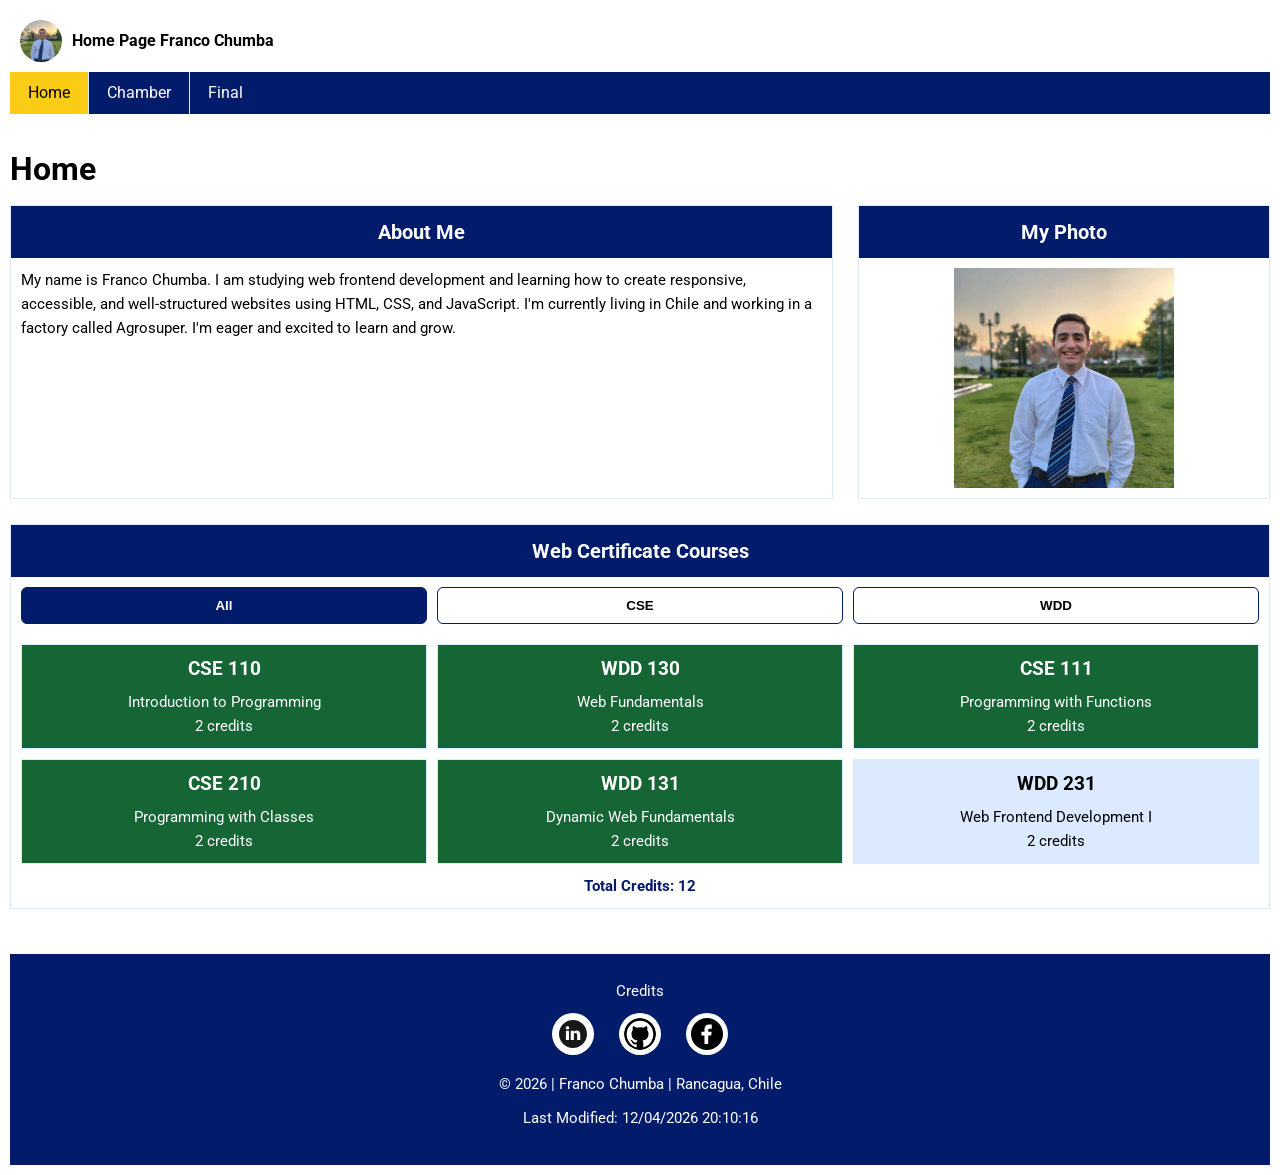
<file: index.html>
<!doctype html>
<html lang="en">

<head>
  <meta charset="UTF-8">
  <meta name="viewport" content="width=device-width, initial-scale=1.0">
  <meta name="author" content="Franco Chumba">
  <meta name="description" content="WDD 231 course home page for Web Frontend Development I.">
  <meta property="og:title" content="Home Site Page">
  <meta property="og:description"
    content="A website designed to organize and showcase the student progress and accomplishments, as well as describing the student and other information.">
  <meta property="og:image" content="https://i.pinimg.com/736x/59/75/31/597531b847d09f3c91607510296d46ad.jpg">
  <meta property="og:url" content="https://www.homesitepage.com/">
  <link rel="preconnect" href="https://fonts.googleapis.com" />
  <link rel="preconnect" href="https://fonts.gstatic.com" crossorigin />
  <link href="https://fonts.googleapis.com/css2?family=Roboto:wght@400;700&display=swap" rel="stylesheet" />
  <link rel="stylesheet" href="styles/small.css" />
  <link rel="stylesheet" href="styles/larger.css" />
  <link rel="icon" href="/images/favicon.ico">
  <script type="module" src="scripts/index.js"></script>
  <title>WDD 231 - Home Page</title>
</head>

<body>
  <header>
    <div class="branding-container">
      <img src="images/profile.webp" alt="WDD 231 course home page logo" width="48" height="48" />
      <span>Home Page Franco Chumba</span>
      <button id="hamburger" type="button" aria-label="Open navigation menu" aria-expanded="false">
        ☰
      </button>
    </div>

    <nav id="primary-nav">
      <ul>
        <li><a href="index.html" class="active">Home</a></li>
        <li><a href="chamber/index.html">Chamber</a></li>
        <li><a href="finalproject/index.html">Final</a></li>
      </ul>
    </nav>
  </header>

  <main>
    <h1>Home</h1>

    <section class="about-section">
      <article>
        <h2>About Me</h2>
        <p>
          My name is Franco Chumba. I am studying web frontend development and
          learning how to create responsive, accessible, and well-structured
          websites using HTML, CSS, and JavaScript. I'm currently living in Chile
          and working in a factory called Agrosuper. I'm eager and excited to learn
          and grow.
        </p>
      </article>

      <section class="aside-section">
        <h2>My Photo</h2>
        <figure>
          <img src="images/profile.webp" alt="Franco Chumba profile photo" width="300" height="300" />
        </figure>
      </section>
    </section>

    <section class="courses-container">
      <h2>Web Certificate Courses</h2>

      <div class="filters">
        <button id="all" type="button" class="filter-button active-filter">
          All
        </button>
        <button id="cse" type="button" class="filter-button">CSE</button>
        <button id="wdd" type="button" class="filter-button">WDD</button>
      </div>

      <div class="courses" id="courses"></div>

      <p id="totalCredits"></p>
    </section>
  </main>

  <footer>
    <p>Credits</p>

    <nav class="footer-nav" aria-label="Social media links">
      <ul>
        <li>
          <a href="https://www.linkedin.com/in/francochumba" target="_blank">
            <img src="images/link.svg" alt="linkedin website" width="32" height="32" />
          </a>
        </li>
        <li>
          <a href="https://github.com/francochumba/wdd231" target="_blank">
            <img src="images/github.svg" alt="github page" width="32" height="32" />
          </a>
        </li>
        <li>
          <a href="https://www.facebook.com/franco.maximiliano.chumba.perez.2025/" target="blank">
            <img src="images/facebook.svg" alt="facebook profile" width="32" height="32" />
          </a>
        </li>
      </ul>
    </nav>

    <div class="info-container">
      <p>
        &copy; <span id="currentyear"></span> | Franco Chumba | Rancagua,
        Chile
      </p>
      <p id="lastModified"></p>
    </div>
  </footer>
</body>

</html>
</file>
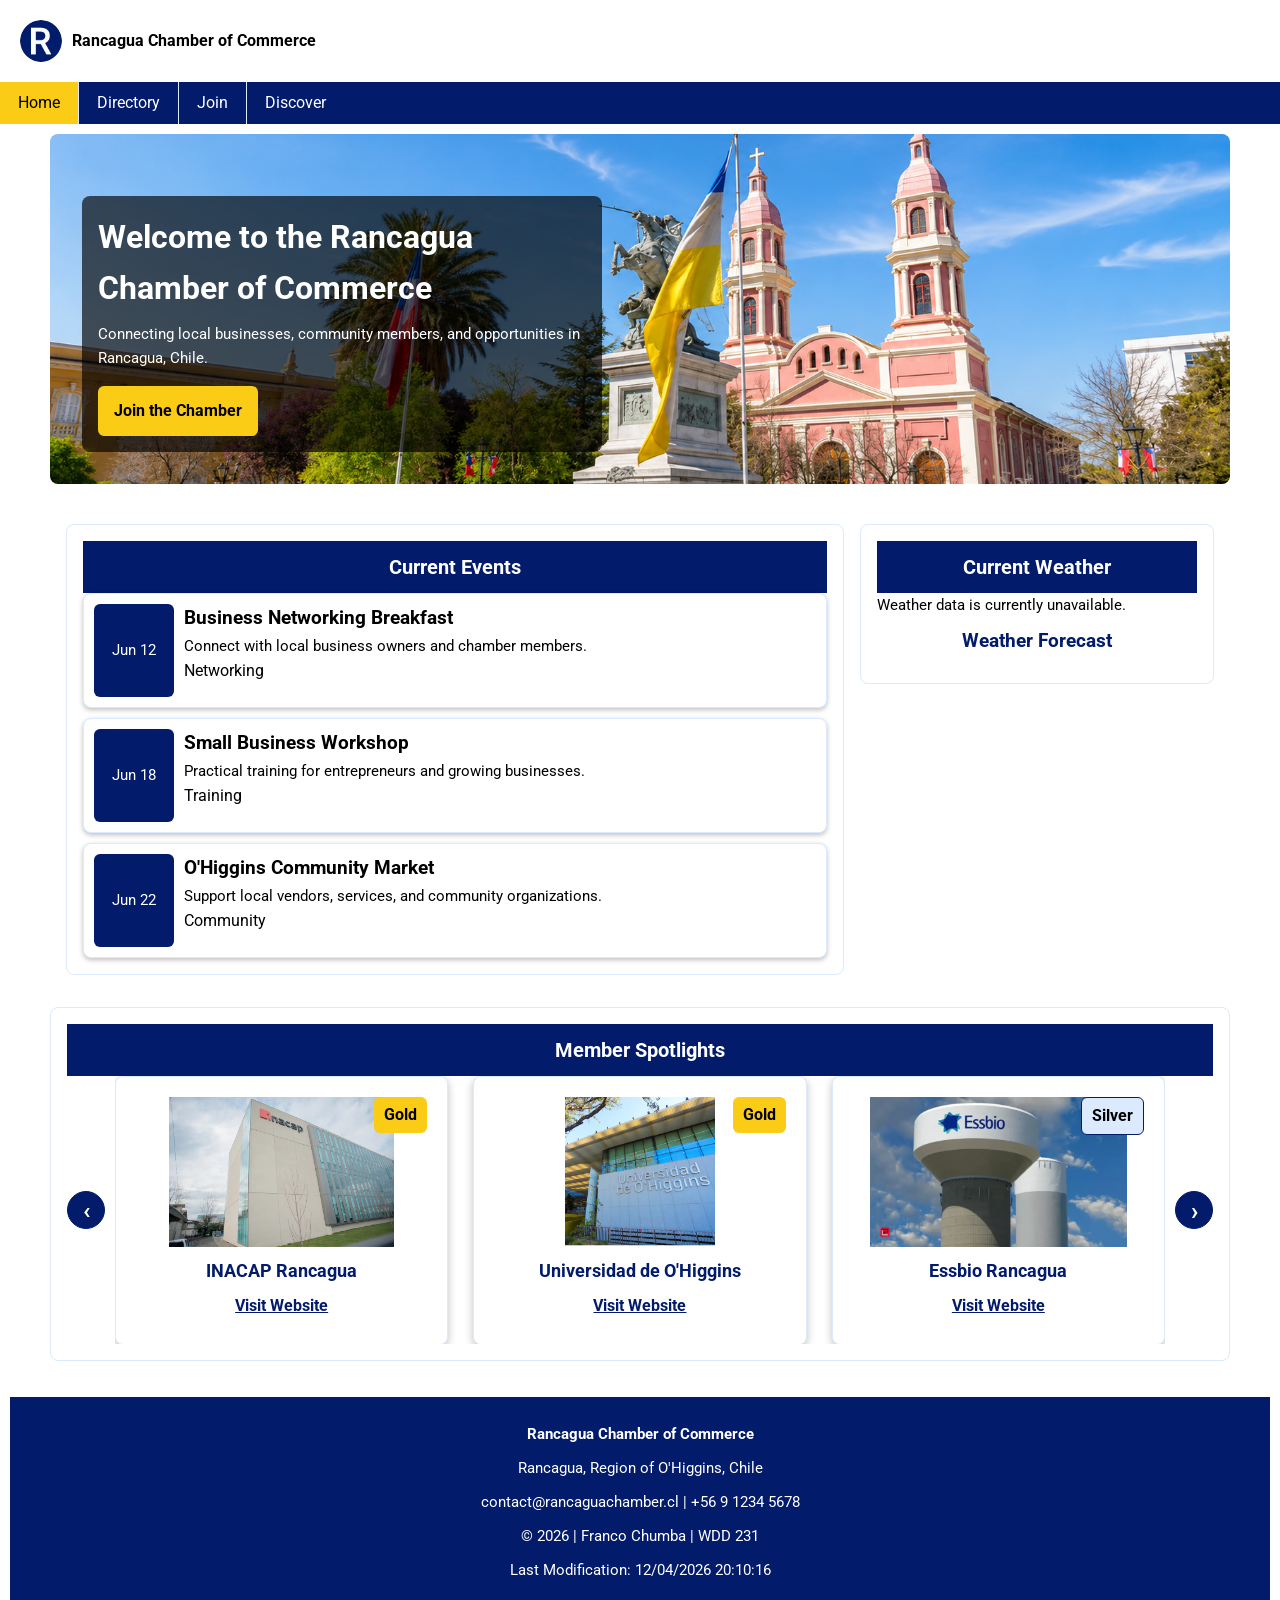
<file: chamber/index.html>
<!DOCTYPE html>
<html lang="en">

<head>
    <meta charset="UTF-8">
    <meta name="viewport" content="width=device-width, initial-scale=1.0">
    <meta name="author" content="Franco Chumba">
    <meta name="description" content="Rancagua Chamber of Commerce Home Site page for WDD 231.">
    <meta property="og:url" content="https://francochumba.github.io/wdd231/chamber/">
    <meta property="og:title" content="Rancagua Chamber of Commerce Home">
    <meta property="og:description"
        content="Home page for the Rancagua Chamber of Commerce, showcasing community information, local events, weather, and business spotlights.">
    <meta property="og:image" content="https://francochumba.github.io/wdd231/chamber/images/logo.webp">
    <link rel="preconnect" href="https://fonts.googleapis.com" />
    <link rel="preconnect" href="https://fonts.gstatic.com" crossorigin />
    <link href="https://fonts.googleapis.com/css2?family=Roboto:wght@400;700&display=swap" rel="stylesheet" />
    <link rel="icon" href="images/favicon.ico">
    <link rel="stylesheet" href="styles/normalize.css">
    <link rel="stylesheet" href="styles/small.css">
    <link rel="stylesheet" href="styles/larger.css">
    <script type="module" src="scripts/home.js"></script>
    <title>Rancagua Chamber of Commerce Home Site</title>
</head>

<body>
    <header>
        <div class="branding-container">
            <img src="images/logo.webp" alt="Rancagua Chamber of Commerce logo">
            <span>Rancagua Chamber of Commerce</span>
            <button id="hamburger" type="button" aria-label="Open navigation menu" aria-expanded="false">☰</button>
        </div>
    </header>

    <nav id="primary-nav">
        <ul>
            <li><a href="index.html" class="active">Home</a></li>
            <li><a href="directory.html">Directory</a></li>
            <li><a href="join.html">Join</a></li>
            <li><a href="discover.html">Discover</a></li>
        </ul>
    </nav>
    <main>
        <section class="hero">
            <img src="images/chile-rancagua.webp" alt="View of Rancagua, Chile" class="hero-image" width="1200"
                height="675">
            <div class="hero-content">
                <h1>Welcome to the Rancagua Chamber of Commerce</h1>
                <p>Connecting local businesses, community members, and opportunities in Rancagua, Chile.</p>
                <a href="join.html" class="cta-button">Join the Chamber</a>
            </div>
        </section>

        <section class="home-content">
            <section class="events">
                <h2>Current Events</h2>

                <div class="event-list">
                    <article class="event-card">
                        <p class="event-date">Jun 12</p>
                        <div>
                            <h3>Business Networking Breakfast</h3>
                            <p>Connect with local business owners and chamber members.</p>
                            <span class="event-tag">Networking</span>
                        </div>
                    </article>

                    <article class="event-card">
                        <p class="event-date">Jun 18</p>
                        <div>
                            <h3>Small Business Workshop</h3>
                            <p>Practical training for entrepreneurs and growing businesses.</p>
                            <span class="event-tag">Training</span>
                        </div>
                    </article>

                    <article class="event-card">
                        <p class="event-date">Jun 22</p>
                        <div>
                            <h3>O'Higgins Community Market</h3>
                            <p>Support local vendors, services, and community organizations.</p>
                            <span class="event-tag">Community</span>
                        </div>
                    </article>
                </div>
            </section>

            <section class="weather">
                <h2>Current Weather</h2>
                <p id="current-temp"></p>
                <p id="weather-desc"></p>

                <h3>Weather Forecast</h3>
                <ul id="forecast"></ul>
            </section>
        </section>

        <section class="spotlights">
            <h2>Member Spotlights</h2>
            <div id="spotlight-cards" class="spotlight-cards"></div>
        </section>
    </main>
    <footer>
        <p><strong>Rancagua Chamber of Commerce</strong></p>
        <p>Rancagua, Region of O'Higgins, Chile</p>
        <p>contact@rancaguachamber.cl | +56 9 1234 5678</p>
        <p>&copy; <span id="currentyear"></span> | Franco Chumba | WDD 231</p>
        <p id="lastModified"></p>
    </footer>
</body>

</html>
</file>
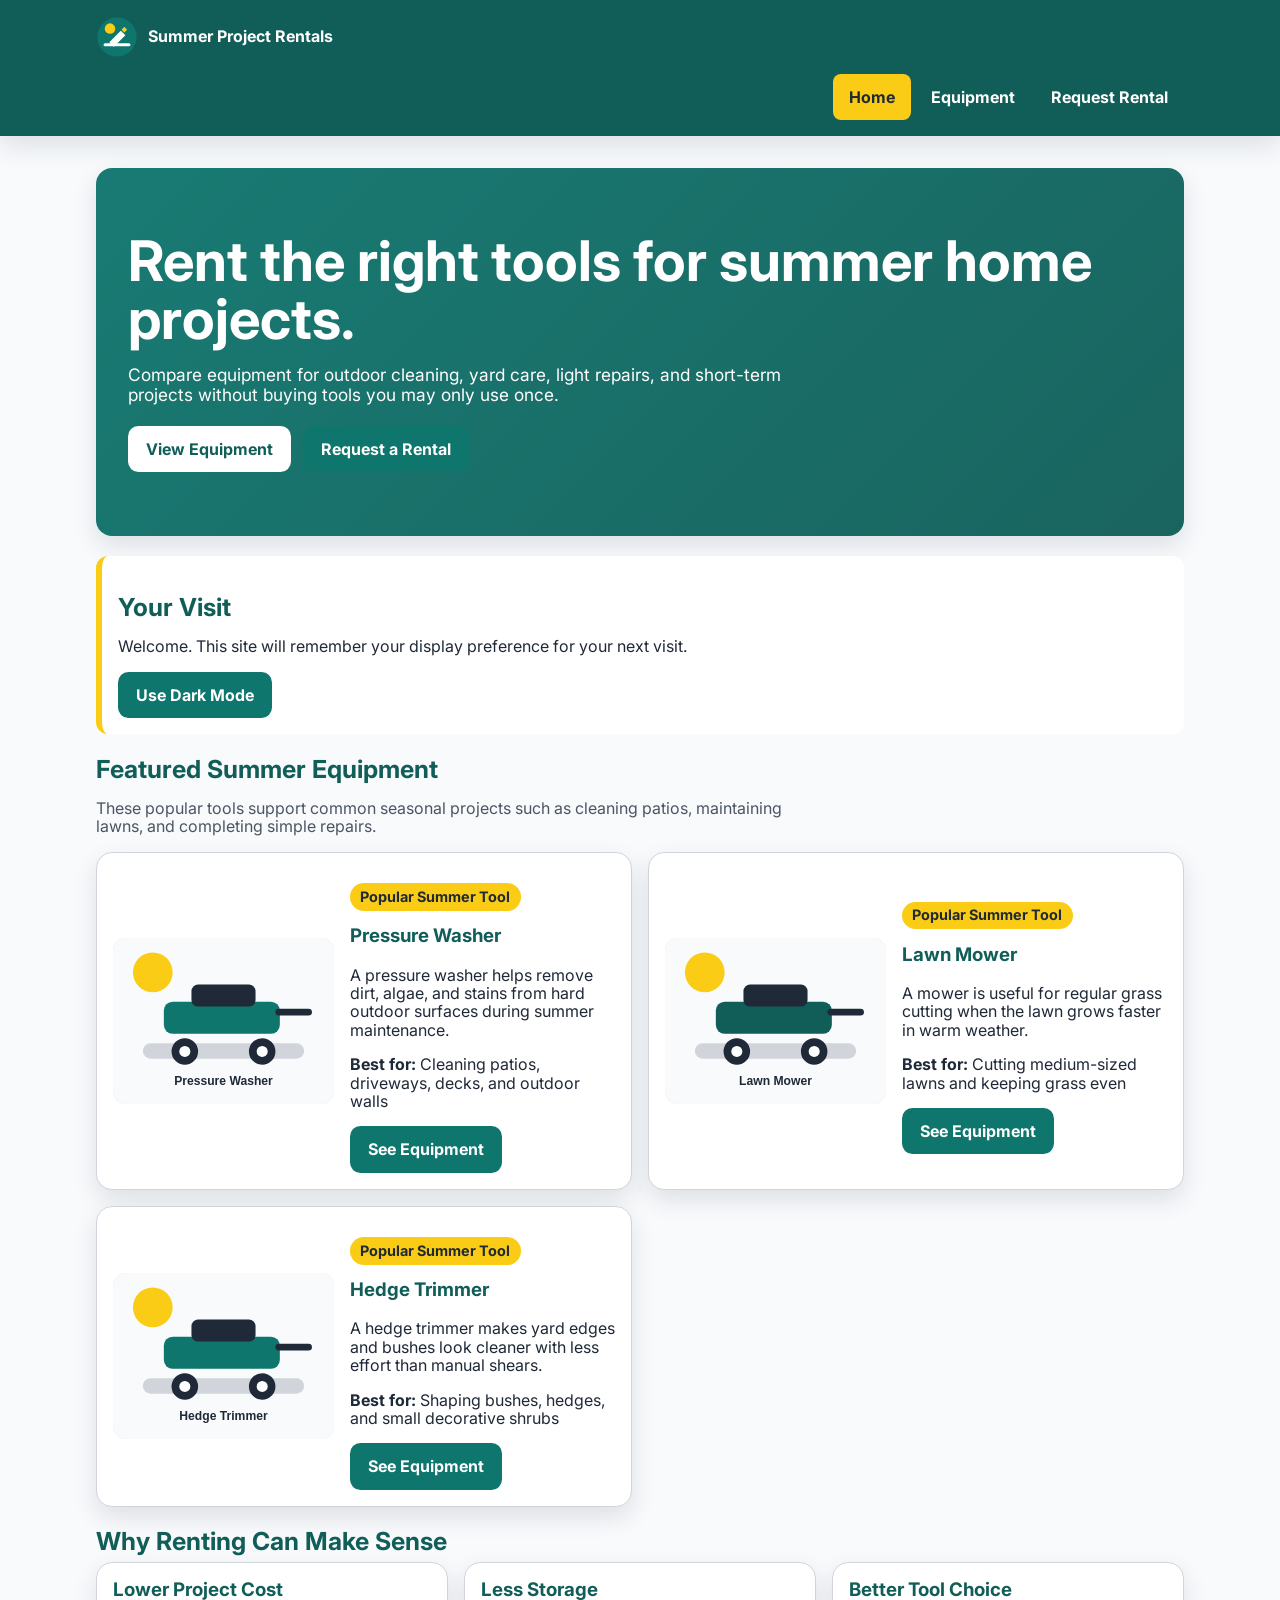
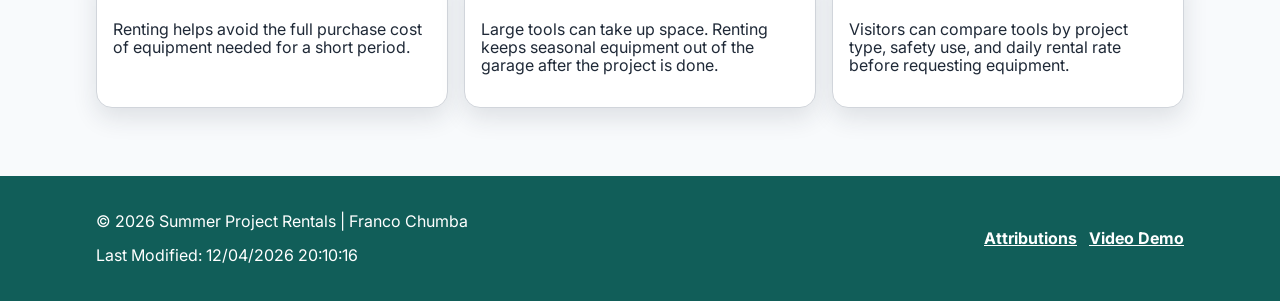
<file: finalproject/index.html>
<!doctype html>
<html lang="en-US">

<head>
  <meta charset="utf-8">
  <meta name="viewport" content="width=device-width, initial-scale=1">
  <title>Summer Project Rentals | Summer Equipment for Home and Yard Projects</title>
  <meta name="description"
    content="Summer Project Rentals helps homeowners choose rental equipment for cleaning, yard care, repairs, and outdoor summer projects.">
  <meta name="author" content="Franco Chumba">
  <meta property="og:title" content="Summer Project Rentals">
  <meta property="og:description"
    content="Find practical summer equipment rentals for home, garden, cleaning, and outdoor repairs.">
  <meta property="og:type" content="website">
  <meta property="og:image" content="https://francochumba.github.io/wdd231/finalproject/images/social-card.svg">
  <meta property="og:image:alt" content="Summer Project Rentals website preview">
  <meta property="og:url" content="https://francochumba.github.io/wdd231/finalproject/index.html">
  <link rel="icon" href="images/favicon.svg" type="image/svg+xml">
  <link rel="stylesheet" href="styles/normalize.css">
  <link rel="stylesheet" href="styles/small.css">
  <link rel="stylesheet" href="styles/larger.css">
  <link rel="preconnect" href="https://fonts.googleapis.com">
  <link rel="preconnect" href="https://fonts.gstatic.com" crossorigin>
  <link href="https://fonts.googleapis.com/css2?family=Inter:wght@400;500;600;700;800&display=swap" rel="stylesheet">
  <script type="module" src="scripts/main.js"></script>
</head>

<body>
  <a class="skip-link" href="#main-content">Skip to main content</a>
  <header>
    <div class="header-content">
      <a class="logo-link" href="index.html" aria-label="Summer Project Rentals home">
        <img src="images/logo.svg" alt="Summer Project Rentals logo" width="42" height="42">
        <span class="site-name">Summer Project Rentals</span>
      </a>
      <button id="menu-button" class="menu-button" type="button" aria-label="Open navigation menu"
        aria-controls="navigation" aria-expanded="false">☰</button>
    </div>
    <nav aria-label="Main navigation">
      <ul id="navigation" class="navigation">
        <li><a href="index.html">Home</a></li>
        <li><a href="equipment.html">Equipment</a></li>
        <li><a href="request.html">Request Rental</a></li>
      </ul>
    </nav>
  </header>

  <main id="main-content">
    <section class="hero">
      <h1>Rent the right tools for summer home projects.</h1>
      <p>Compare equipment for outdoor cleaning, yard care, light repairs, and short-term projects without buying tools
        you may only use once.</p>
      <div class="hero-actions">
        <a class="button secondary" href="equipment.html">View Equipment</a>
        <a class="button" href="request.html">Request a Rental</a>
      </div>
    </section>

    <section class="notice" aria-labelledby="visit-title">
      <h2 id="visit-title" class="section-title">Your Visit</h2>
      <p id="visit-message">Loading visit information.</p>
      <button id="theme-button" class="button" type="button">Use Dark Mode</button>
    </section>

    <section aria-labelledby="featured-title">
      <h2 id="featured-title" class="section-title">Featured Summer Equipment</h2>
      <p class="section-intro">These popular tools support common seasonal projects such as cleaning patios, maintaining
        lawns, and completing simple repairs.</p>
      <div id="featured-equipment" class="grid" aria-live="polite"></div>
    </section>

    <section aria-labelledby="benefits-title">
      <h2 id="benefits-title" class="section-title">Why Renting Can Make Sense</h2>
      <div class="benefit-grid">
        <article class="benefit-card">
          <h3>Lower Project Cost</h3>
          <p>Renting helps avoid the full purchase cost of equipment needed for a short period.</p>
        </article>
        <article class="benefit-card">
          <h3>Less Storage</h3>
          <p>Large tools can take up space. Renting keeps seasonal equipment out of the garage after the project is
            done.</p>
        </article>
        <article class="benefit-card">
          <h3>Better Tool Choice</h3>
          <p>Visitors can compare tools by project type, safety use, and daily rental rate before requesting equipment.
          </p>
        </article>
      </div>
    </section>
  </main>

  <footer>
    <div class="footer-content">
      <div>
        <p>&copy; <span id="current-year"></span> Summer Project Rentals | Franco Chumba</p>
        <p>Last Modified: <span id="last-modified"></span></p>
      </div>
      <div class="footer-links">
        <a href="attributions.html">Attributions</a>
        <a href="video-demo.html">Video Demo</a>
      </div>
    </div>
  </footer>
</body>

</html>
</file>
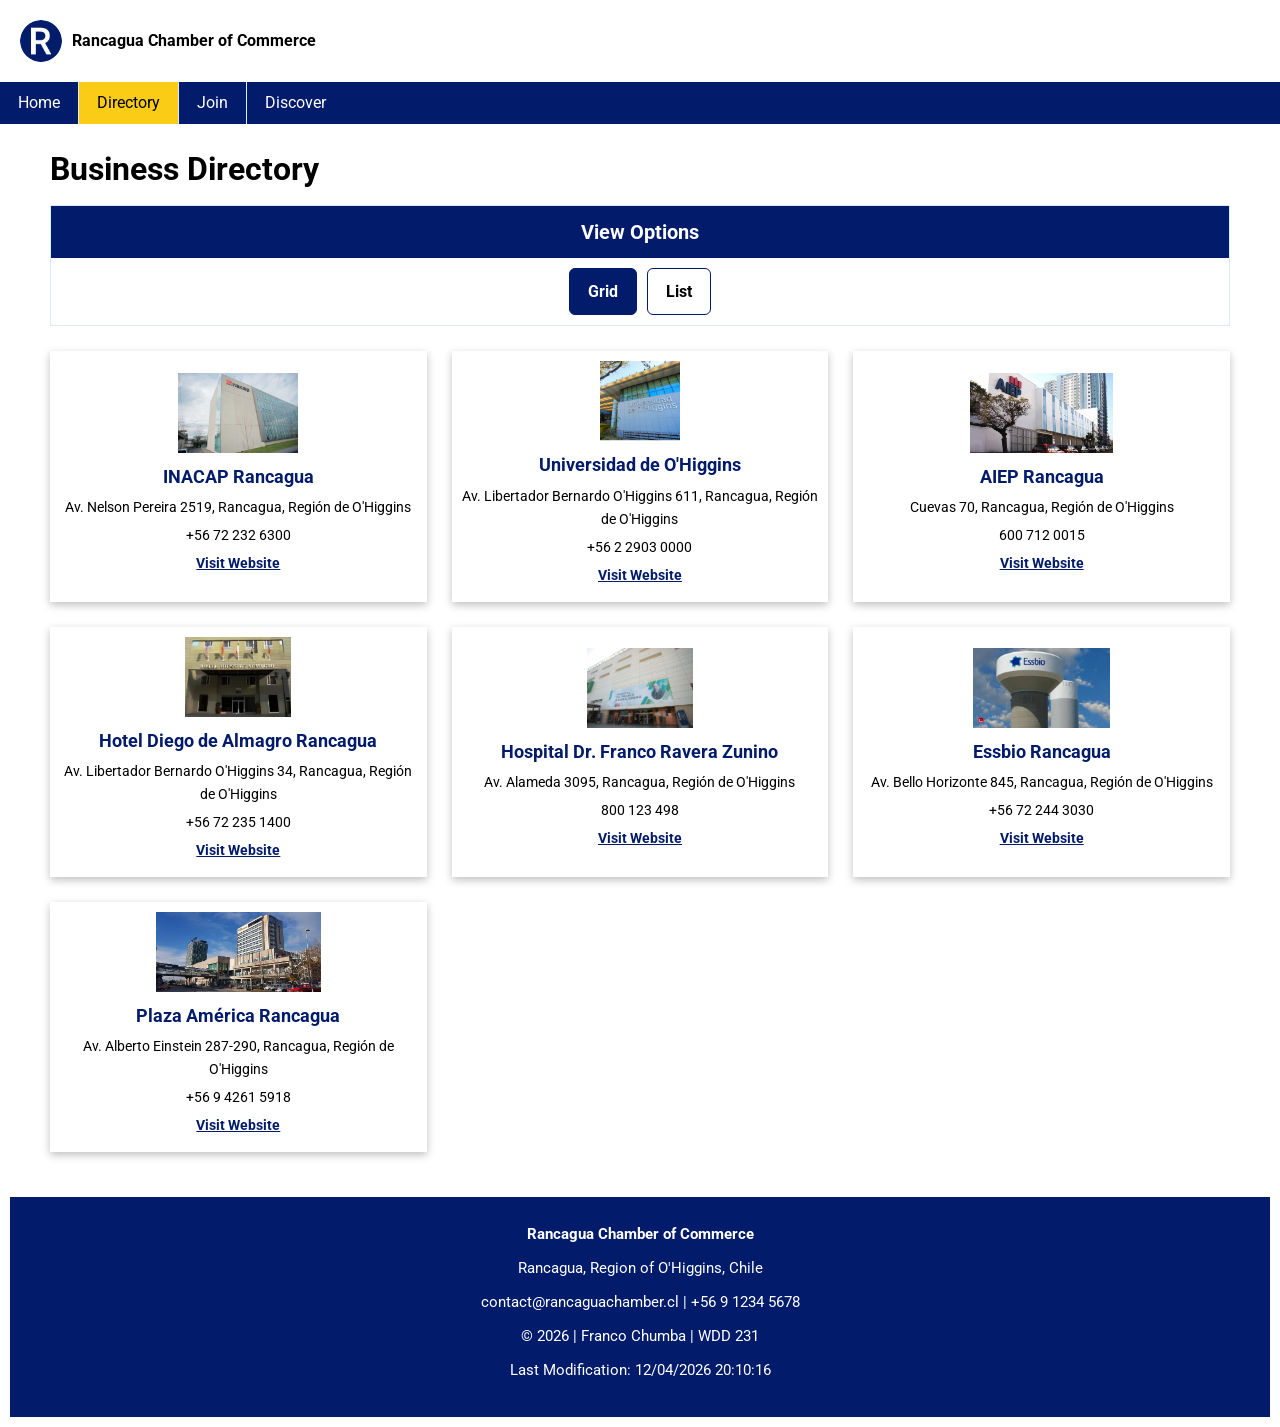
<file: chamber/directory.html>
<!DOCTYPE html>
<html lang="en">

<head>
    <meta charset="UTF-8">
    <meta name="viewport" content="width=device-width, initial-scale=1.0">
    <meta name="author" content="Franco Chumba">
    <meta name="description" content="Rancagua Chamber of Commerce directory page for WDD 231.">
    <meta property="og:url" content="https://francochumba.github.io/wdd231/chamber/directory.html">
    <meta property="og:title" content="Rancagua Chamber of Commerce Directory">
    <meta property="og:description"
        content="Explore some of the principal local universities, hospitals and hotels in Rancagua, Chile.">
    <meta property="og:image" content="https://francochumba.github.io/wdd231/chamber/images/logo.webp">
    <link rel="preconnect" href="https://fonts.googleapis.com" />
    <link rel="preconnect" href="https://fonts.gstatic.com" crossorigin />
    <link href="https://fonts.googleapis.com/css2?family=Roboto:wght@400;700&display=swap" rel="stylesheet" />
    <link rel="icon" href="images/favicon.ico">
    <link rel="stylesheet" href="styles/normalize.css">
    <link rel="stylesheet" href="styles/small.css">
    <link rel="stylesheet" href="styles/larger.css">
    <script type="module" src="scripts/directory.js"></script>
    <title>Rancagua Chamber of Commerce Directory</title>
</head>

<body>
    <header>
        <div class="branding-container">
            <img src="images/logo.webp" alt="Rancagua Chamber of Commerce logo">
            <span>Rancagua Chamber of Commerce</span>
            <button id="hamburger" type="button" aria-label="Open navigation menu" aria-expanded="false">☰</button>
        </div>
    </header>

    <nav id="primary-nav">
        <ul>
            <li><a href="index.html">Home</a></li>
            <li><a href="directory.html" class="active">Directory</a></li>
            <li><a href="join.html">Join</a></li>
            <li><a href="discover.html">Discover</a></li>
        </ul>
    </nav>
    <main>
        <h1>Business Directory</h1>
        <section class="view-options">
            <h2>View Options</h2>
            <div>
                <button id="grid" type="button" class="active">Grid</button>
                <button id="list" type="button">List</button>
            </div>
        </section>
        <section id="members" class="grid">
        </section>
    </main>
    <footer>
        <p><strong>Rancagua Chamber of Commerce</strong></p>
        <p>Rancagua, Region of O'Higgins, Chile</p>
        <p>contact@rancaguachamber.cl | +56 9 1234 5678</p>
        <p>&copy; <span id="currentyear"></span> | Franco Chumba | WDD 231</p>
        <p id="lastModified"></p>
    </footer>
</body>

</html>
</file>
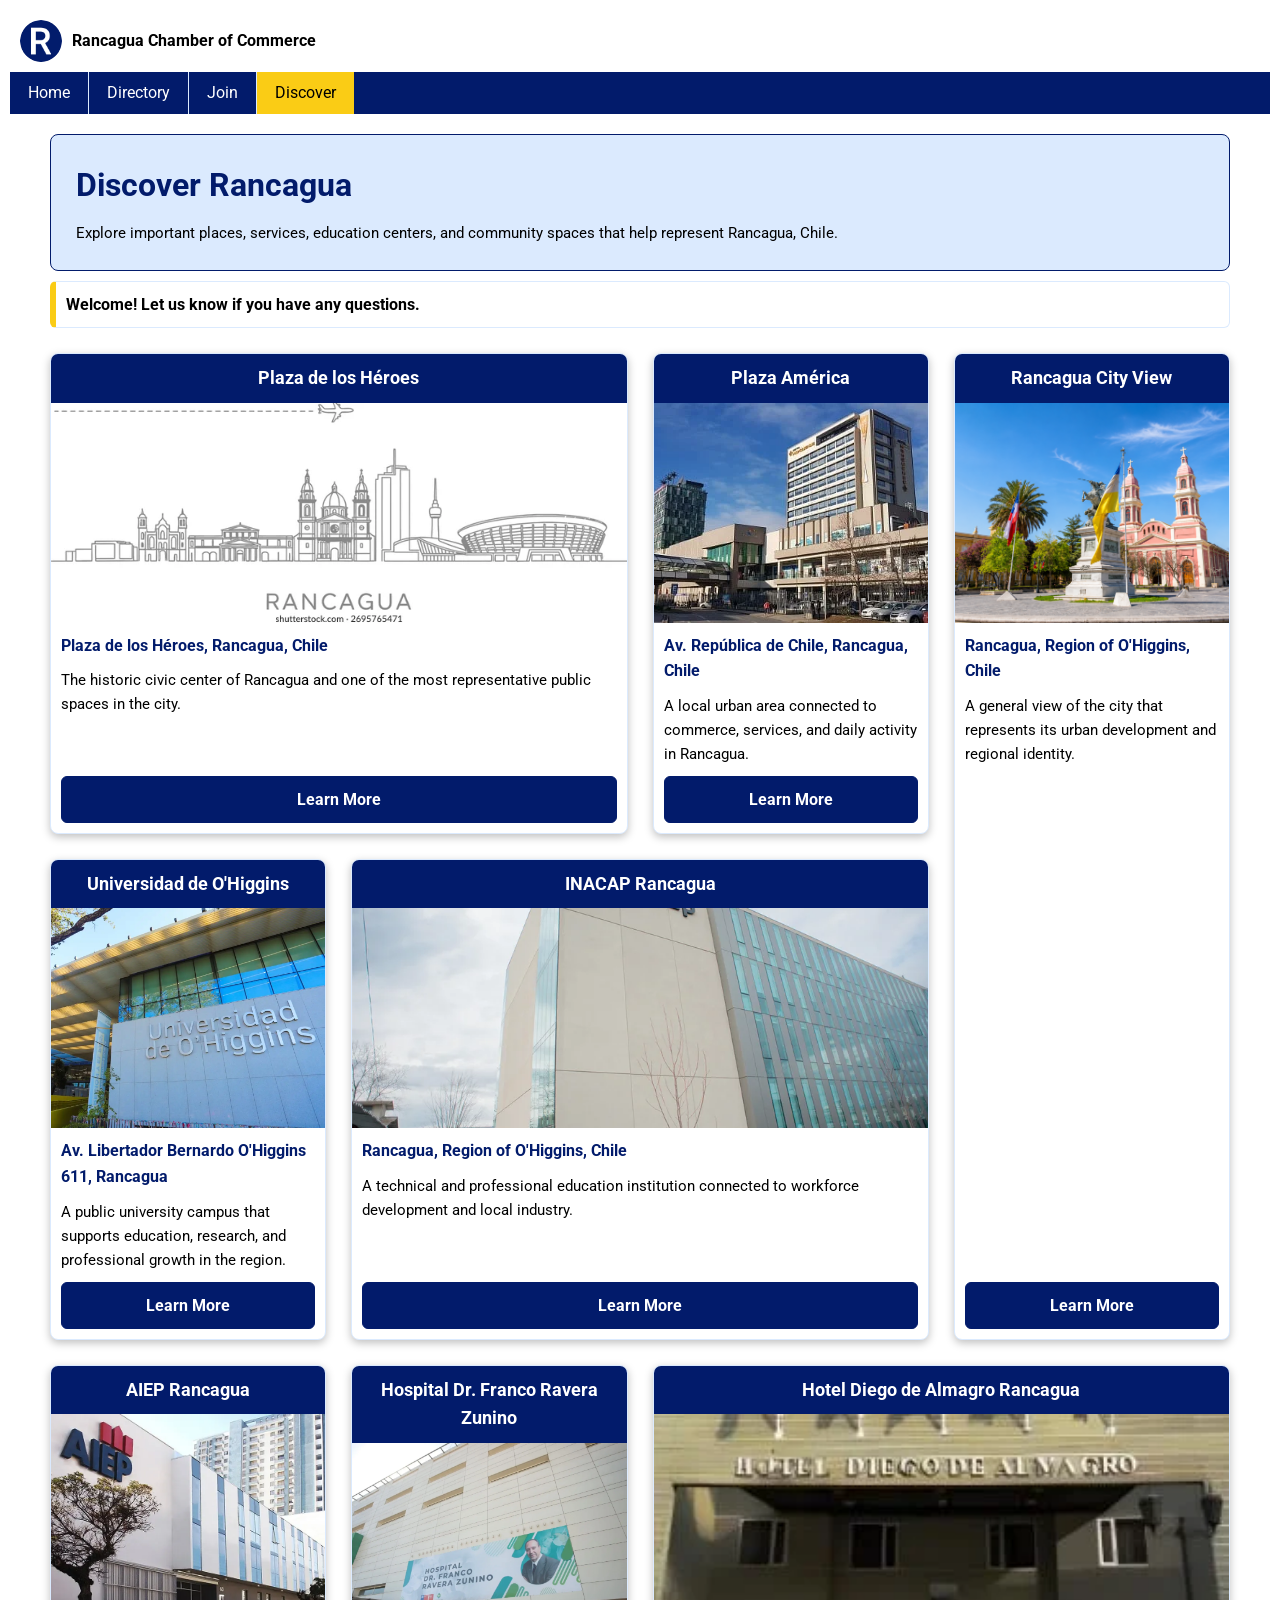
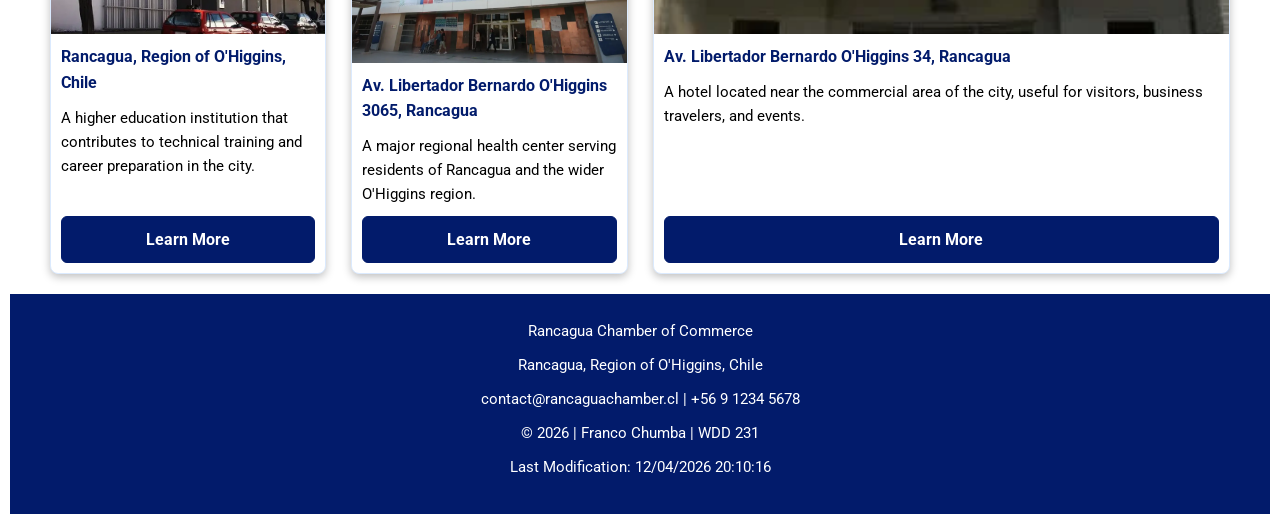
<file: chamber/discover.html>
<!DOCTYPE html>
<html lang="en">

<head>
    <meta charset="UTF-8">
    <meta name="viewport" content="width=device-width, initial-scale=1.0">
    <meta name="description"
        content="Discover key places, services, education, and community features in Rancagua, Chile.">
    <meta name="author" content="Franco Chumba">
    <meta property="og:title" content="Discover Rancagua Chamber of Commerce">
    <meta property="og:description"
        content="Explore important places and community features that represent Rancagua, Chile.">
    <meta property="og:image" content="https://francochumba.github.io/wdd231/chamber/images/chile-rancagua.webp">
    <meta property="og:url" content="https://francochumba.github.io/wdd231/chamber/discover.html">
    <link rel="icon" href="images/favicon.ico">
    <link rel="preconnect" href="https://fonts.googleapis.com">
    <link rel="preconnect" href="https://fonts.gstatic.com" crossorigin>
    <link href="https://fonts.googleapis.com/css2?family=Roboto:wght@400;700&display=swap" rel="stylesheet">
    <link rel="stylesheet" href="styles/normalize.css">
    <link rel="stylesheet" href="styles/small.css">
    <link rel="stylesheet" href="styles/larger.css">
    <title>Discover Rancagua Chamber of Commerce</title>

    <script type="module" src="scripts/discover.js"></script>
</head>

<body>
    <header>
        <div class="branding-container">
            <img src="images/logo.webp" alt="Rancagua Chamber of Commerce logo" width="48" height="48">
            <span>Rancagua Chamber of Commerce</span>
            <button id="hamburger" aria-label="Open navigation menu" aria-expanded="false">☰</button>
        </div>

        <nav id="primary-nav" aria-label="Main navigation">
            <ul>
                <li><a href="index.html">Home</a></li>
                <li><a href="directory.html">Directory</a></li>
                <li><a href="join.html">Join</a></li>
                <li><a href="discover.html" class="active" aria-current="page">Discover</a></li>
            </ul>
        </nav>
    </header>

    <main>
        <section class="discover-intro">
            <h1>Discover Rancagua</h1>
            <p>Explore important places, services, education centers, and community spaces that help represent Rancagua,
                Chile.</p>
        </section>

        <section id="visitor-message" class="visitor-message" aria-live="polite"></section>

        <section id="discover-cards" class="discover-gallery" aria-label="Places to discover in Rancagua"></section>
    </main>

    <footer>
        <p>Rancagua Chamber of Commerce</p>
        <p>Rancagua, Region of O'Higgins, Chile</p>
        <p>contact@rancaguachamber.cl | +56 9 1234 5678</p>
        <p>&copy; <span id="currentyear"></span> | Franco Chumba | WDD 231</p>
        <p id="lastModified"></p>
    </footer>
</body>

</html>
</file>
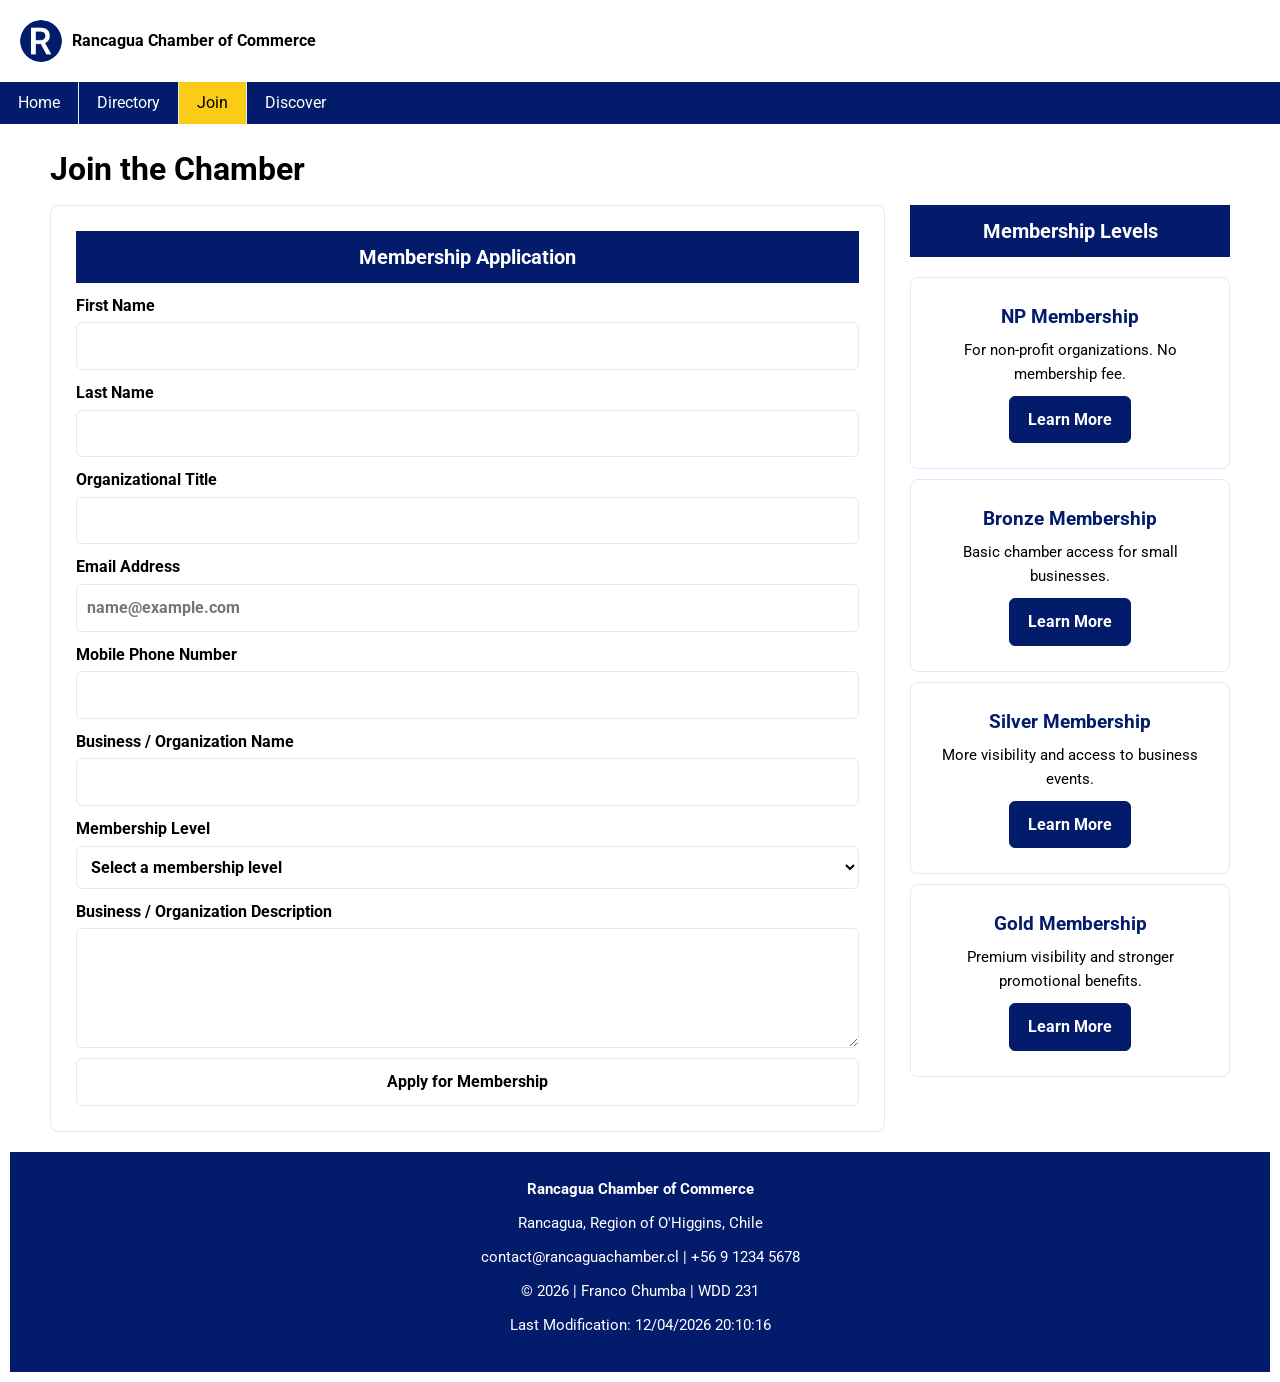
<file: chamber/join.html>
<!DOCTYPE html>
<html lang="en">

<head>
    <meta charset="UTF-8">
    <meta name="viewport" content="width=device-width, initial-scale=1.0">
    <meta name="author" content="Franco Chumba">
    <meta name="description" content="Rancagua Chamber of Commerce membership application page for WDD 231.">
    <meta property="og:url" content="https://francochumba.github.io/wdd231/chamber/join.html">
    <meta property="og:title" content="Join the Rancagua Chamber of Commerce">
    <meta property="og:description"
        content="Apply to become a member of the Rancagua Chamber of Commerce and connect with local business opportunities.">
    <meta property="og:image" content="https://francochumba.github.io/wdd231/chamber/images/logo.webp">
    <link rel="preconnect" href="https://fonts.googleapis.com">
    <link rel="preconnect" href="https://fonts.gstatic.com" crossorigin>
    <link href="https://fonts.googleapis.com/css2?family=Roboto:wght@400;700&display=swap" rel="stylesheet">
    <link rel="icon" href="images/favicon.ico">
    <link rel="stylesheet" href="styles/normalize.css">
    <link rel="stylesheet" href="styles/small.css">
    <link rel="stylesheet" href="styles/larger.css">
    <script type="module" src="scripts/join.js"></script>
    <title>Join the Rancagua Chamber of Commerce</title>
</head>

<body>
    <header>
        <div class="branding-container">
            <img src="images/logo.webp" alt="Rancagua Chamber of Commerce logo">
            <span>Rancagua Chamber of Commerce</span>
            <button id="hamburger" type="button" aria-label="Open navigation menu" aria-expanded="false">☰</button>
        </div>
    </header>

    <nav id="primary-nav">
        <ul>
            <li><a href="index.html">Home</a></li>
            <li><a href="directory.html">Directory</a></li>
            <li><a href="join.html" class="active">Join</a></li>
            <li><a href="discover.html">Discover</a></li>
        </ul>
    </nav>

    <main>
        <h1>Join the Chamber</h1>

        <section class="join-layout">
            <section class="form-card">
                <h2>Membership Application</h2>

                <form method="get" action="thankyou.html" class="join-form">
                    <label for="firstName">
                        First Name
                        <input type="text" id="firstName" name="firstName" title="Applicant's first name"
                            autocomplete="given-name" required>
                    </label>

                    <label for="lastName">
                        Last Name
                        <input type="text" id="lastName" name="lastName" title="Applicant's last name"
                            autocomplete="family-name" required>
                    </label>

                    <label for="orgTitle">
                        Organizational Title
                        <input type="text" id="orgTitle" name="orgTitle"
                            title="Applicant's organizational title. Use at least seven letters, spaces, or hyphens."
                            autocomplete="organization-title" pattern="[A-Za-z\s-]{7,}">
                    </label>

                    <label for="email">
                        Email Address
                        <input type="email" id="email" name="email" title="Applicant's email address"
                            autocomplete="email" placeholder="name@example.com" required>
                    </label>

                    <label for="phone">
                        Mobile Phone Number
                        <input type="tel" id="phone" name="phone" title="Applicant's mobile phone number"
                            autocomplete="tel" required>
                    </label>

                    <label for="organization">
                        Business / Organization Name
                        <input type="text" id="organization" name="organization"
                            title="Business or organization name" autocomplete="organization" required>
                    </label>

                    <label for="membership">
                        Membership Level
                        <select id="membership" name="membership" title="Select a membership level" required>
                            <option value="" disabled selected>Select a membership level</option>
                            <option value="np">NP Membership</option>
                            <option value="bronze">Bronze Membership</option>
                            <option value="silver">Silver Membership</option>
                            <option value="gold">Gold Membership</option>
                        </select>
                    </label>

                    <label for="description">
                        Business / Organization Description
                        <textarea id="description" name="description"
                            title="Describe the business or organization"></textarea>
                    </label>

                    <input type="hidden" id="timestamp" name="timestamp">

                    <input type="submit" value="Apply for Membership" class="submit-button">
                </form>
            </section>

            <section class="membership-info">
                <h2>Membership Levels</h2>

                <div class="membership-levels">
                    <article class="membership-card">
                        <h3>NP Membership</h3>
                        <p>For non-profit organizations. No membership fee.</p>
                        <a href="#np-modal" class="modal-button" data-modal="np-modal">Learn More</a>
                    </article>

                    <article class="membership-card">
                        <h3>Bronze Membership</h3>
                        <p>Basic chamber access for small businesses.</p>
                        <a href="#bronze-modal" class="modal-button" data-modal="bronze-modal">Learn More</a>
                    </article>

                    <article class="membership-card">
                        <h3>Silver Membership</h3>
                        <p>More visibility and access to business events.</p>
                        <a href="#silver-modal" class="modal-button" data-modal="silver-modal">Learn More</a>
                    </article>

                    <article class="membership-card">
                        <h3>Gold Membership</h3>
                        <p>Premium visibility and stronger promotional benefits.</p>
                        <a href="#gold-modal" class="modal-button" data-modal="gold-modal">Learn More</a>
                    </article>
                </div>
            </section>
        </section>

        <dialog id="np-modal" aria-labelledby="np-title">
            <h2 id="np-title">NP Membership Benefits</h2>
            <ul>
                <li>No membership fee</li>
                <li>Access to selected chamber events</li>
                <li>Community organization listing</li>
                <li>Networking opportunities with local members</li>
            </ul>
            <button type="button" class="close-modal" data-close>Close</button>
        </dialog>

        <dialog id="bronze-modal" aria-labelledby="bronze-title">
            <h2 id="bronze-title">Bronze Membership Benefits</h2>
            <ul>
                <li>Basic business directory listing</li>
                <li>Access to chamber networking events</li>
                <li>Member training opportunities</li>
                <li>Monthly chamber updates</li>
            </ul>
            <button type="button" class="close-modal" data-close>Close</button>
        </dialog>

        <dialog id="silver-modal" aria-labelledby="silver-title">
            <h2 id="silver-title">Silver Membership Benefits</h2>
            <ul>
                <li>Enhanced business directory listing</li>
                <li>Event discounts</li>
                <li>Training and workshop access</li>
                <li>Eligible for member spotlight promotion</li>
            </ul>
            <button type="button" class="close-modal" data-close>Close</button>
        </dialog>

        <dialog id="gold-modal" aria-labelledby="gold-title">
            <h2 id="gold-title">Gold Membership Benefits</h2>
            <ul>
                <li>Premium business directory listing</li>
                <li>Priority member spotlight opportunities</li>
                <li>Special advertising opportunities</li>
                <li>Exclusive event and training discounts</li>
            </ul>
            <button type="button" class="close-modal" data-close>Close</button>
        </dialog>
    </main>

    <footer>
        <p><strong>Rancagua Chamber of Commerce</strong></p>
        <p>Rancagua, Region of O'Higgins, Chile</p>
        <p>contact@rancaguachamber.cl | +56 9 1234 5678</p>
        <p>&copy; <span id="currentyear"></span> | Franco Chumba | WDD 231</p>
        <p id="lastModified"></p>
    </footer>
</body>

</html>
</file>
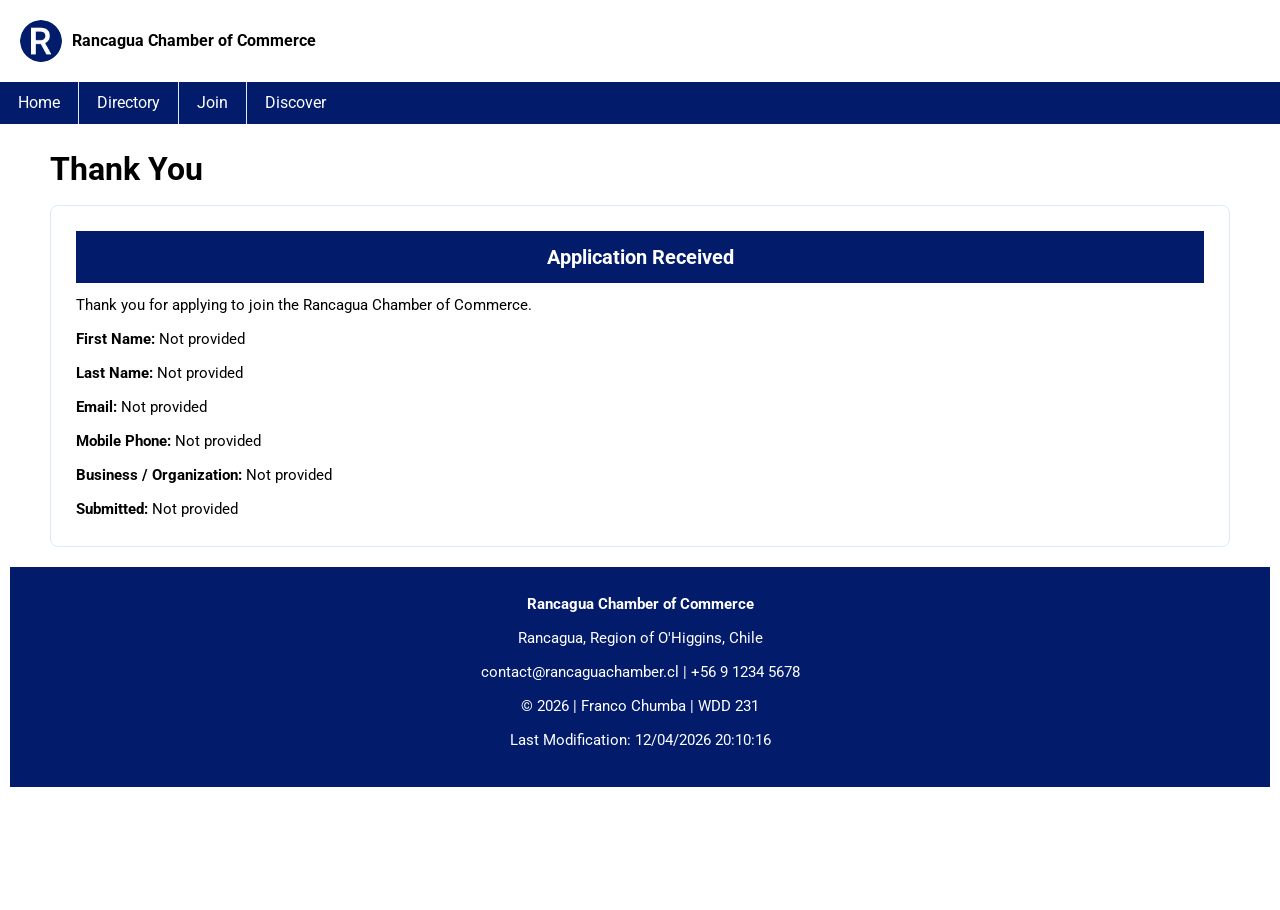
<file: chamber/thankyou.html>
<!DOCTYPE html>
<html lang="en">

<head>
    <meta charset="UTF-8">
    <meta name="viewport" content="width=device-width, initial-scale=1.0">
    <meta name="author" content="Franco Chumba">
    <meta name="description" content="Rancagua Chamber of Commerce membership application confirmation page.">
    <meta property="og:url" content="https://francochumba.github.io/wdd231/chamber/thankyou.html">
    <meta property="og:title" content="Thank You - Rancagua Chamber of Commerce">
    <meta property="og:description" content="Thank you for applying to join the Rancagua Chamber of Commerce.">
    <meta property="og:image" content="https://francochumba.github.io/wdd231/chamber/images/logo.webp">
    <link rel="preconnect" href="https://fonts.googleapis.com">
    <link rel="preconnect" href="https://fonts.gstatic.com" crossorigin>
    <link href="https://fonts.googleapis.com/css2?family=Roboto:wght@400;700&display=swap" rel="stylesheet">
    <link rel="icon" href="images/favicon.ico">
    <link rel="stylesheet" href="styles/normalize.css">
    <link rel="stylesheet" href="styles/small.css">
    <link rel="stylesheet" href="styles/larger.css">
    <script type="module" src="scripts/thankyou.js"></script>
    <title>Thank You - Rancagua Chamber of Commerce</title>
</head>

<body>
    <header>
        <div class="branding-container">
            <img src="images/logo.webp" alt="Rancagua Chamber of Commerce logo">
            <span>Rancagua Chamber of Commerce</span>
            <button id="hamburger" type="button" aria-label="Open navigation menu" aria-expanded="false">☰</button>
        </div>
    </header>

    <nav id="primary-nav">
        <ul>
            <li><a href="index.html">Home</a></li>
            <li><a href="directory.html">Directory</a></li>
            <li><a href="join.html">Join</a></li>
            <li><a href="discover.html">Discover</a></li>
        </ul>
    </nav>

    <main>
        <h1>Thank You</h1>

        <section class="thankyou-card">
            <h2>Application Received</h2>
            <p>Thank you for applying to join the Rancagua Chamber of Commerce.</p>

            <div class="submitted-info">
                <p><strong>First Name:</strong> <span id="display-first-name"></span></p>
                <p><strong>Last Name:</strong> <span id="display-last-name"></span></p>
                <p><strong>Email:</strong> <span id="display-email"></span></p>
                <p><strong>Mobile Phone:</strong> <span id="display-phone"></span></p>
                <p><strong>Business / Organization:</strong> <span id="display-organization"></span></p>
                <p><strong>Submitted:</strong> <span id="display-timestamp"></span></p>
            </div>
        </section>
    </main>

    <footer>
        <p><strong>Rancagua Chamber of Commerce</strong></p>
        <p>Rancagua, Region of O'Higgins, Chile</p>
        <p>contact@rancaguachamber.cl | +56 9 1234 5678</p>
        <p>&copy; <span id="currentyear"></span> | Franco Chumba | WDD 231</p>
        <p id="lastModified"></p>
    </footer>
</body>

</html>
</file>
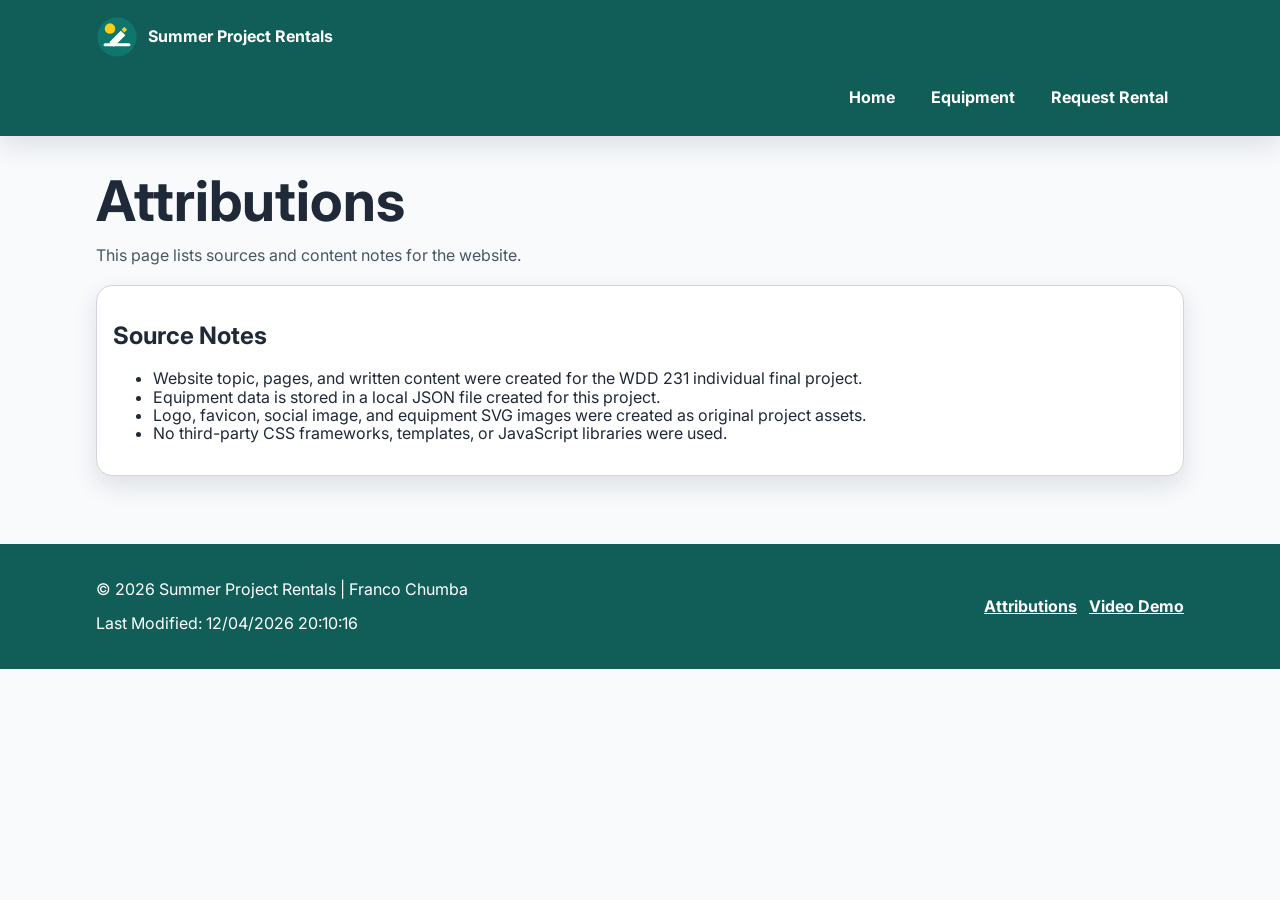
<file: finalproject/attributions.html>
<!doctype html>
<html lang="en-US">

<head>
  <meta charset="utf-8">
  <meta name="viewport" content="width=device-width, initial-scale=1">
  <title>Attributions | Summer Project Rentals</title>
  <meta name="description"
    content="Attributions and source notes for the Summer Project Rentals final website project.">
  <meta name="author" content="Franco Chumba">
  <meta property="og:title" content="Summer Project Rentals Attributions">
  <meta property="og:description" content="Source notes and project attributions for Summer Project Rentals.">
  <meta property="og:type" content="website">
  <meta property="og:image" content="https://francochumba.github.io/wdd231/finalproject/images/social-card.svg">
  <meta property="og:image:alt" content="Summer Project Rentals website preview">
  <meta property="og:url" content="https://francochumba.github.io/wdd231/finalproject/attributions.html">
  <link rel="icon" href="images/favicon.svg" type="image/svg+xml">
  <link rel="stylesheet" href="styles/normalize.css">
  <link rel="stylesheet" href="styles/small.css">
  <link rel="stylesheet" href="styles/larger.css">
  <link rel="preconnect" href="https://fonts.googleapis.com">
  <link rel="preconnect" href="https://fonts.gstatic.com" crossorigin>
  <link href="https://fonts.googleapis.com/css2?family=Inter:wght@400;500;600;700;800&display=swap" rel="stylesheet">
  <script type="module" src="scripts/main.js"></script>
</head>

<body>
  <a class="skip-link" href="#main-content">Skip to main content</a>
  <header>
    <div class="header-content">
      <a class="logo-link" href="index.html" aria-label="Summer Project Rentals home">
        <img src="images/logo.svg" alt="Summer Project Rentals logo" width="42" height="42">
        <span class="site-name">Summer Project Rentals</span>
      </a>
      <button id="menu-button" class="menu-button" type="button" aria-label="Open navigation menu"
        aria-controls="navigation" aria-expanded="false">☰</button>
    </div>
    <nav aria-label="Main navigation">
      <ul id="navigation" class="navigation">
        <li><a href="index.html">Home</a></li>
        <li><a href="equipment.html">Equipment</a></li>
        <li><a href="request.html">Request Rental</a></li>
      </ul>
    </nav>
  </header>

  <main id="main-content">
    <section class="page-heading">
      <h1>Attributions</h1>
      <p class="section-intro">This page lists sources and content notes for the website.</p>
    </section>

    <section class="card" aria-labelledby="source-title">
      <h2 id="source-title">Source Notes</h2>
      <ul>
        <li>Website topic, pages, and written content were created for the WDD 231 individual final project.</li>
        <li>Equipment data is stored in a local JSON file created for this project.</li>
        <li>Logo, favicon, social image, and equipment SVG images were created as original project assets.</li>
        <li>No third-party CSS frameworks, templates, or JavaScript libraries were used.</li>
      </ul>
    </section>
  </main>

  <footer>
    <div class="footer-content">
      <div>
        <p>&copy; <span id="current-year"></span> Summer Project Rentals | Franco Chumba</p>
        <p>Last Modified: <span id="last-modified"></span></p>
      </div>
      <div class="footer-links">
        <a href="attributions.html">Attributions</a>
        <a href="video-demo.html">Video Demo</a>
      </div>
    </div>
  </footer>
</body>

</html>
</file>
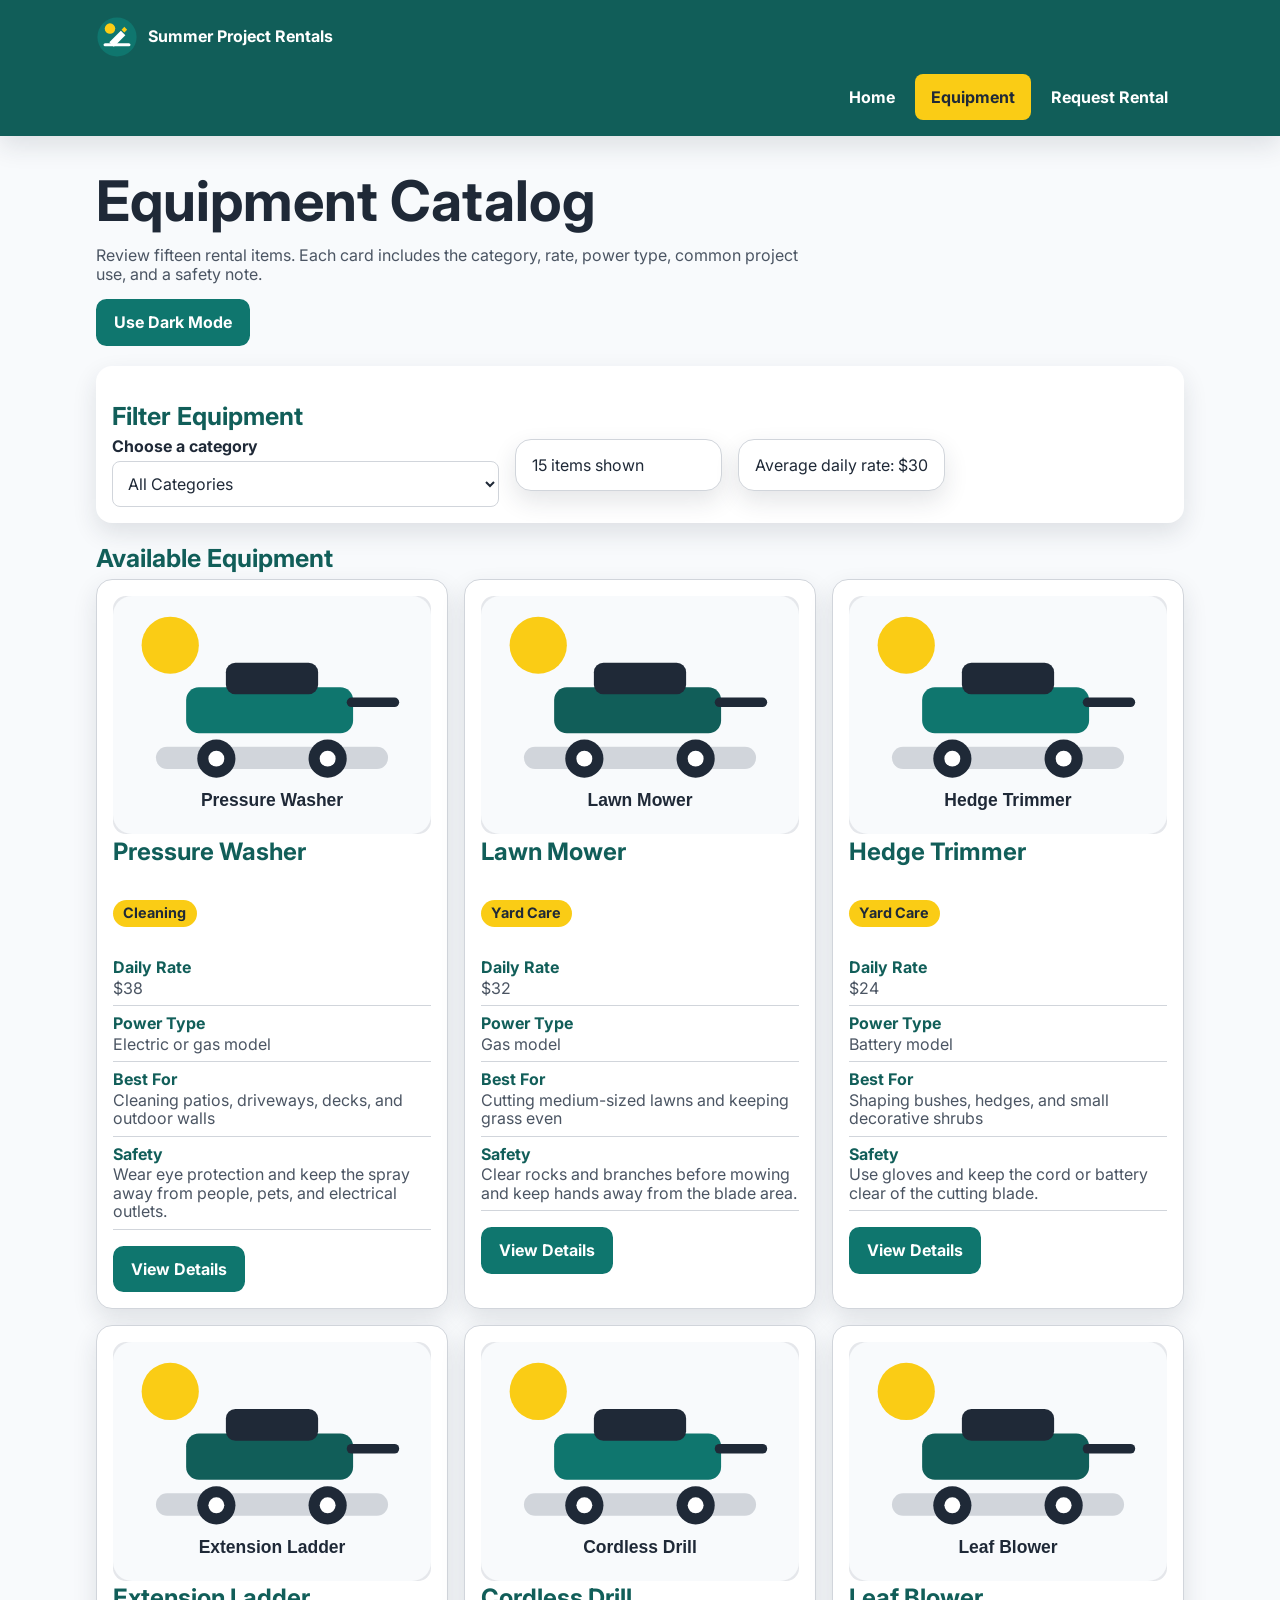
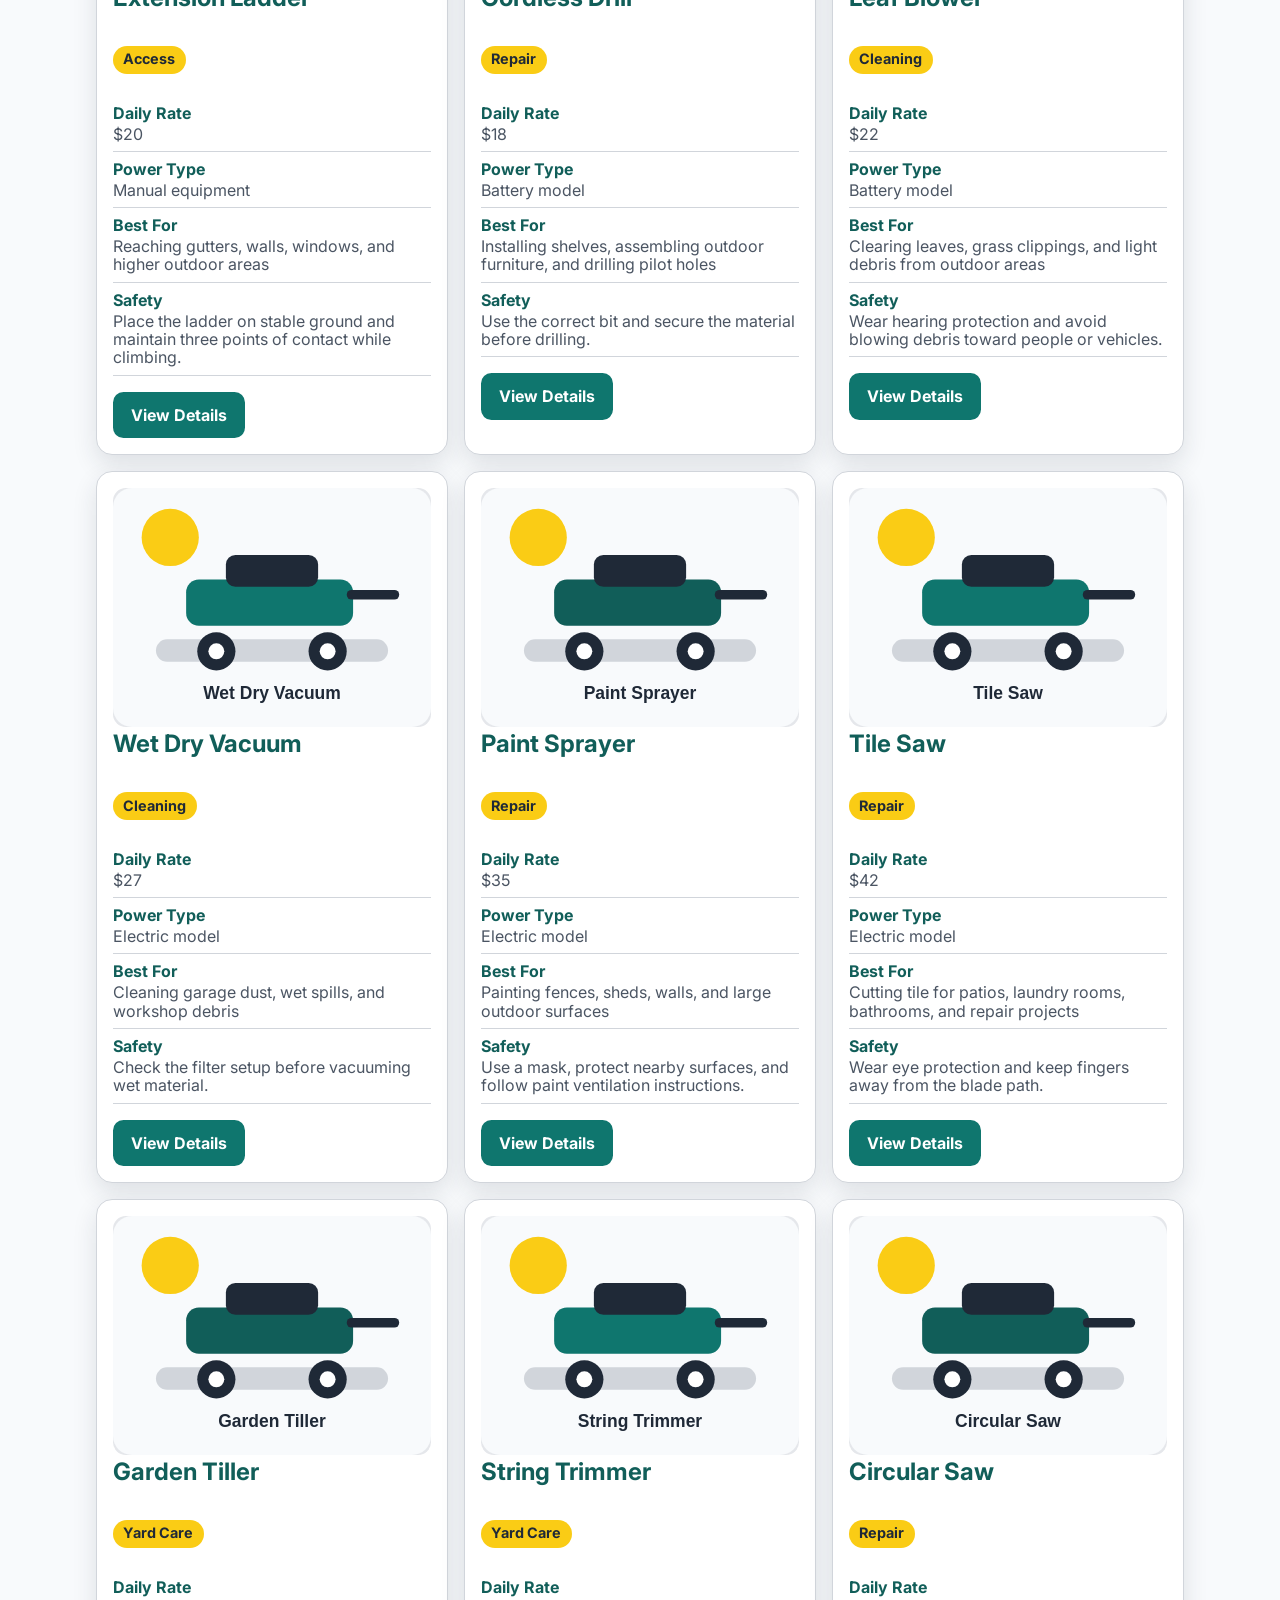
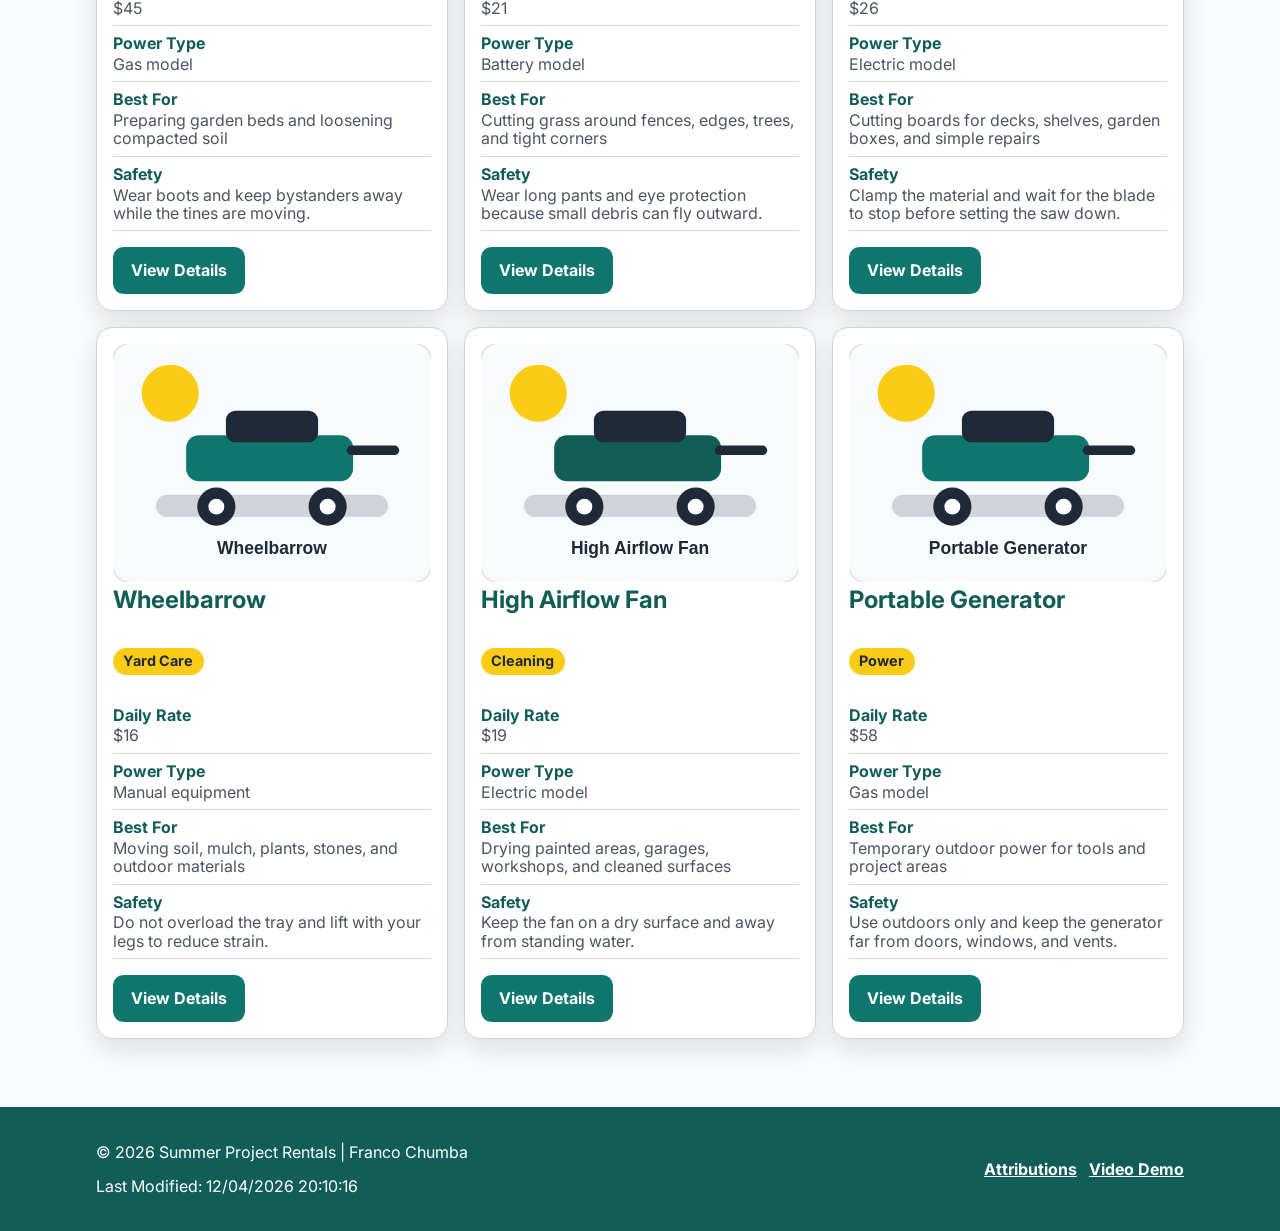
<file: finalproject/equipment.html>
<!doctype html>
<html lang="en-US">

<head>
  <meta charset="utf-8">
  <meta name="viewport" content="width=device-width, initial-scale=1">
  <title>Equipment Catalog | Summer Project Rentals</title>
  <meta name="description"
    content="Browse summer rental equipment with daily rates, project uses, power types, and basic safety notes.">
  <meta name="author" content="Franco Chumba">
  <meta property="og:title" content="Summer Equipment Catalog">
  <meta property="og:description"
    content="Compare cleaning, yard care, access, power, and repair equipment for summer projects.">
  <meta property="og:type" content="website">
  <meta property="og:image" content="https://francochumba.github.io/wdd231/finalproject/images/social-card.svg">
  <meta property="og:image:alt" content="Summer Project Rentals website preview">
  <meta property="og:url" content="https://francochumba.github.io/wdd231/finalproject/equipment.html">
  <link rel="icon" href="images/favicon.svg" type="image/svg+xml">
  <link rel="stylesheet" href="styles/normalize.css">
  <link rel="stylesheet" href="styles/small.css">
  <link rel="stylesheet" href="styles/larger.css">
  <link rel="preconnect" href="https://fonts.googleapis.com">
  <link rel="preconnect" href="https://fonts.gstatic.com" crossorigin>
  <link href="https://fonts.googleapis.com/css2?family=Inter:wght@400;500;600;700;800&display=swap" rel="stylesheet">
  <script type="module" src="scripts/equipment.js"></script>
</head>

<body>
  <a class="skip-link" href="#main-content">Skip to main content</a>
  <header>
    <div class="header-content">
      <a class="logo-link" href="index.html" aria-label="Summer Project Rentals home">
        <img src="images/logo.svg" alt="Summer Project Rentals logo" width="42" height="42">
        <span class="site-name">Summer Project Rentals</span>
      </a>
      <button id="menu-button" class="menu-button" type="button" aria-label="Open navigation menu"
        aria-controls="navigation" aria-expanded="false">☰</button>
    </div>
    <nav aria-label="Main navigation">
      <ul id="navigation" class="navigation">
        <li><a href="index.html">Home</a></li>
        <li><a href="equipment.html">Equipment</a></li>
        <li><a href="request.html">Request Rental</a></li>
      </ul>
    </nav>
  </header>

  <main id="main-content">
    <section class="page-heading">
      <h1>Equipment Catalog</h1>
      <p class="section-intro">Review fifteen rental items. Each card includes the category, rate, power type, common
        project use, and a safety note.</p>
      <button id="theme-button" class="button" type="button">Use Dark Mode</button>
    </section>

    <section class="filter-panel" aria-labelledby="filter-title">
      <div>
        <h2 id="filter-title" class="section-title">Filter Equipment</h2>
        <label for="category-filter">Choose a category</label>
        <select id="category-filter" name="category-filter">
          <option value="all">All Categories</option>
        </select>
      </div>
      <div class="summary-grid">
        <p id="equipment-count" class="stat-card">Loading items.</p>
        <p id="average-rate" class="stat-card">Calculating rate.</p>
      </div>
    </section>

    <section aria-labelledby="catalog-title">
      <h2 id="catalog-title" class="section-title">Available Equipment</h2>
      <div id="equipment-grid" class="equipment-grid" aria-live="polite"></div>
    </section>
  </main>

  <dialog id="equipment-dialog" aria-labelledby="dialog-title">
    <div class="dialog-content">
      <div class="dialog-header">
        <h2 id="dialog-title">Equipment Details</h2>
        <button id="dialog-close" class="dialog-close" type="button" aria-label="Close dialog">×</button>
      </div>
      <div id="dialog-body"></div>
    </div>
  </dialog>

  <footer>
    <div class="footer-content">
      <div>
        <p>&copy; <span id="current-year"></span> Summer Project Rentals | Franco Chumba</p>
        <p>Last Modified: <span id="last-modified"></span></p>
      </div>
      <div class="footer-links">
        <a href="attributions.html">Attributions</a>
        <a href="video-demo.html">Video Demo</a>
      </div>
    </div>
  </footer>
</body>

</html>
</file>
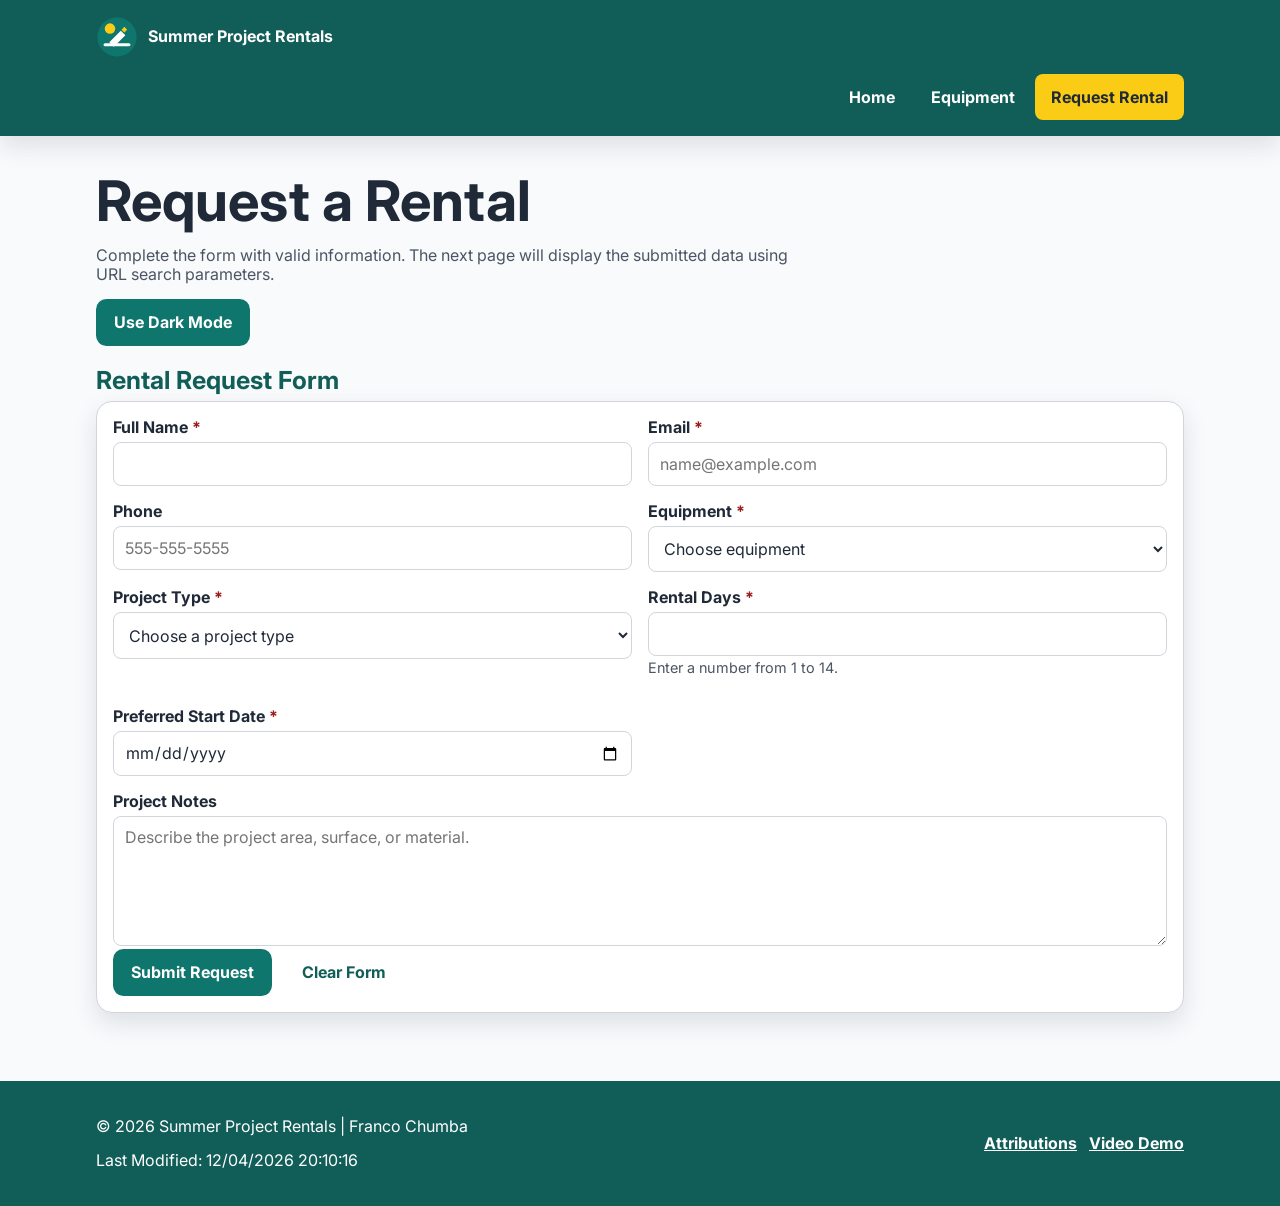
<file: finalproject/request.html>
<!doctype html>
<html lang="en-US">

<head>
  <meta charset="utf-8">
  <meta name="viewport" content="width=device-width, initial-scale=1">
  <title>Request a Rental | Summer Project Rentals</title>
  <meta name="description"
    content="Submit a summer equipment rental request with project details, equipment choice, rental days, and preferred start date.">
  <meta name="author" content="Franco Chumba">
  <meta property="og:title" content="Request a Summer Equipment Rental">
  <meta property="og:description"
    content="Send a rental request for tools and equipment used in summer home and yard projects.">
  <meta property="og:type" content="website">
  <meta property="og:image" content="https://francochumba.github.io/wdd231/finalproject/images/social-card.svg">
  <meta property="og:image:alt" content="Summer Project Rentals website preview">
  <meta property="og:url" content="https://francochumba.github.io/wdd231/finalproject/request.html">
  <link rel="icon" href="images/favicon.svg" type="image/svg+xml">
  <link rel="stylesheet" href="styles/normalize.css">
  <link rel="stylesheet" href="styles/small.css">
  <link rel="stylesheet" href="styles/larger.css">
  <link rel="preconnect" href="https://fonts.googleapis.com">
  <link rel="preconnect" href="https://fonts.gstatic.com" crossorigin>
  <link href="https://fonts.googleapis.com/css2?family=Inter:wght@400;500;600;700;800&display=swap" rel="stylesheet">
  <script type="module" src="scripts/request.js"></script>
</head>

<body>
  <a class="skip-link" href="#main-content">Skip to main content</a>
  <header>
    <div class="header-content">
      <a class="logo-link" href="index.html" aria-label="Summer Project Rentals home">
        <img src="images/logo.svg" alt="Summer Project Rentals logo" width="42" height="42">
        <span class="site-name">Summer Project Rentals</span>
      </a>
      <button id="menu-button" class="menu-button" type="button" aria-label="Open navigation menu"
        aria-controls="navigation" aria-expanded="false">☰</button>
    </div>
    <nav aria-label="Main navigation">
      <ul id="navigation" class="navigation">
        <li><a href="index.html">Home</a></li>
        <li><a href="equipment.html">Equipment</a></li>
        <li><a href="request.html">Request Rental</a></li>
      </ul>
    </nav>
  </header>

  <main id="main-content">
    <section class="page-heading">
      <h1>Request a Rental</h1>
      <p class="section-intro">Complete the form with valid information. The next page will display the submitted data
        using URL search parameters.</p>
      <button id="theme-button" class="button" type="button">Use Dark Mode</button>
    </section>

    <section class="form-section" aria-labelledby="form-title">
      <h2 id="form-title" class="section-title">Rental Request Form</h2>
      <form class="form-card" method="get" action="thanks.html">
        <div class="form-grid">
          <div>
            <label for="full-name">Full Name <span class="required">*</span></label>
            <input id="full-name" name="full-name" type="text" autocomplete="name" required minlength="2">
          </div>

          <div>
            <label for="email">Email <span class="required">*</span></label>
            <input id="email" name="email" type="email" autocomplete="email" required placeholder="name@example.com">
          </div>

          <div>
            <label for="phone">Phone</label>
            <input id="phone" name="phone" type="tel" autocomplete="tel" placeholder="555-555-5555">
          </div>

          <div>
            <label for="equipment">Equipment <span class="required">*</span></label>
            <select id="equipment" name="equipment" required>
              <option value="">Choose equipment</option>
            </select>
          </div>

          <div>
            <label for="project-type">Project Type <span class="required">*</span></label>
            <select id="project-type" name="project-type" required>
              <option value="">Choose a project type</option>
              <option value="Outdoor Cleaning">Outdoor Cleaning</option>
              <option value="Yard Care">Yard Care</option>
              <option value="Home Repair">Home Repair</option>
              <option value="Garden Work">Garden Work</option>
              <option value="Temporary Power">Temporary Power</option>
            </select>
          </div>

          <div>
            <label for="rental-days">Rental Days <span class="required">*</span></label>
            <input id="rental-days" name="rental-days" type="number" min="1" max="14" required>
            <p class="help-text">Enter a number from 1 to 14.</p>
          </div>

          <div>
            <label for="start-date">Preferred Start Date <span class="required">*</span></label>
            <input id="start-date" name="start-date" type="date" required>
          </div>

          <div class="full-width">
            <label for="message">Project Notes</label>
            <textarea id="message" name="message"
              placeholder="Describe the project area, surface, or material."></textarea>
          </div>
        </div>

        <div class="form-actions">
          <button class="button" type="submit">Submit Request</button>
          <button class="button secondary" type="reset">Clear Form</button>
        </div>
      </form>
    </section>
  </main>

  <footer>
    <div class="footer-content">
      <div>
        <p>&copy; <span id="current-year"></span> Summer Project Rentals | Franco Chumba</p>
        <p>Last Modified: <span id="last-modified"></span></p>
      </div>
      <div class="footer-links">
        <a href="attributions.html">Attributions</a>
        <a href="video-demo.html">Video Demo</a>
      </div>
    </div>
  </footer>
</body>

</html>
</file>
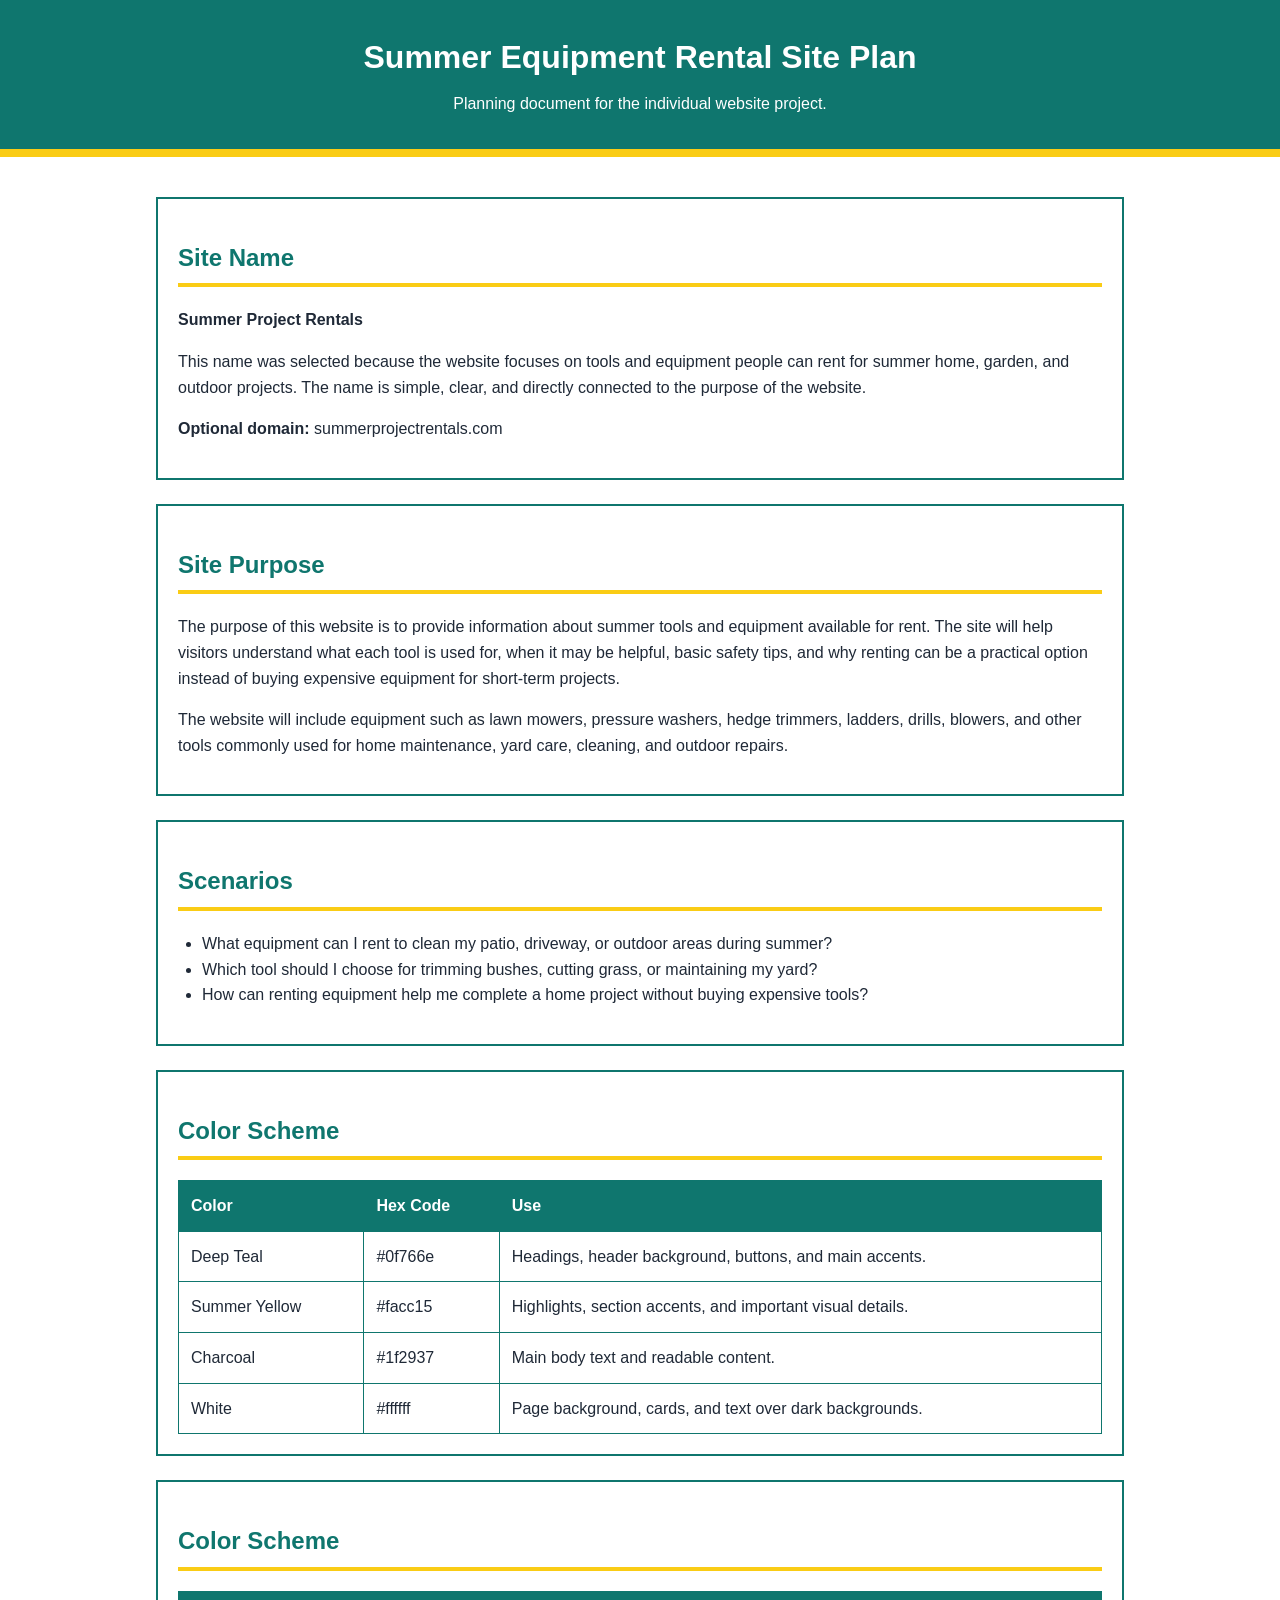
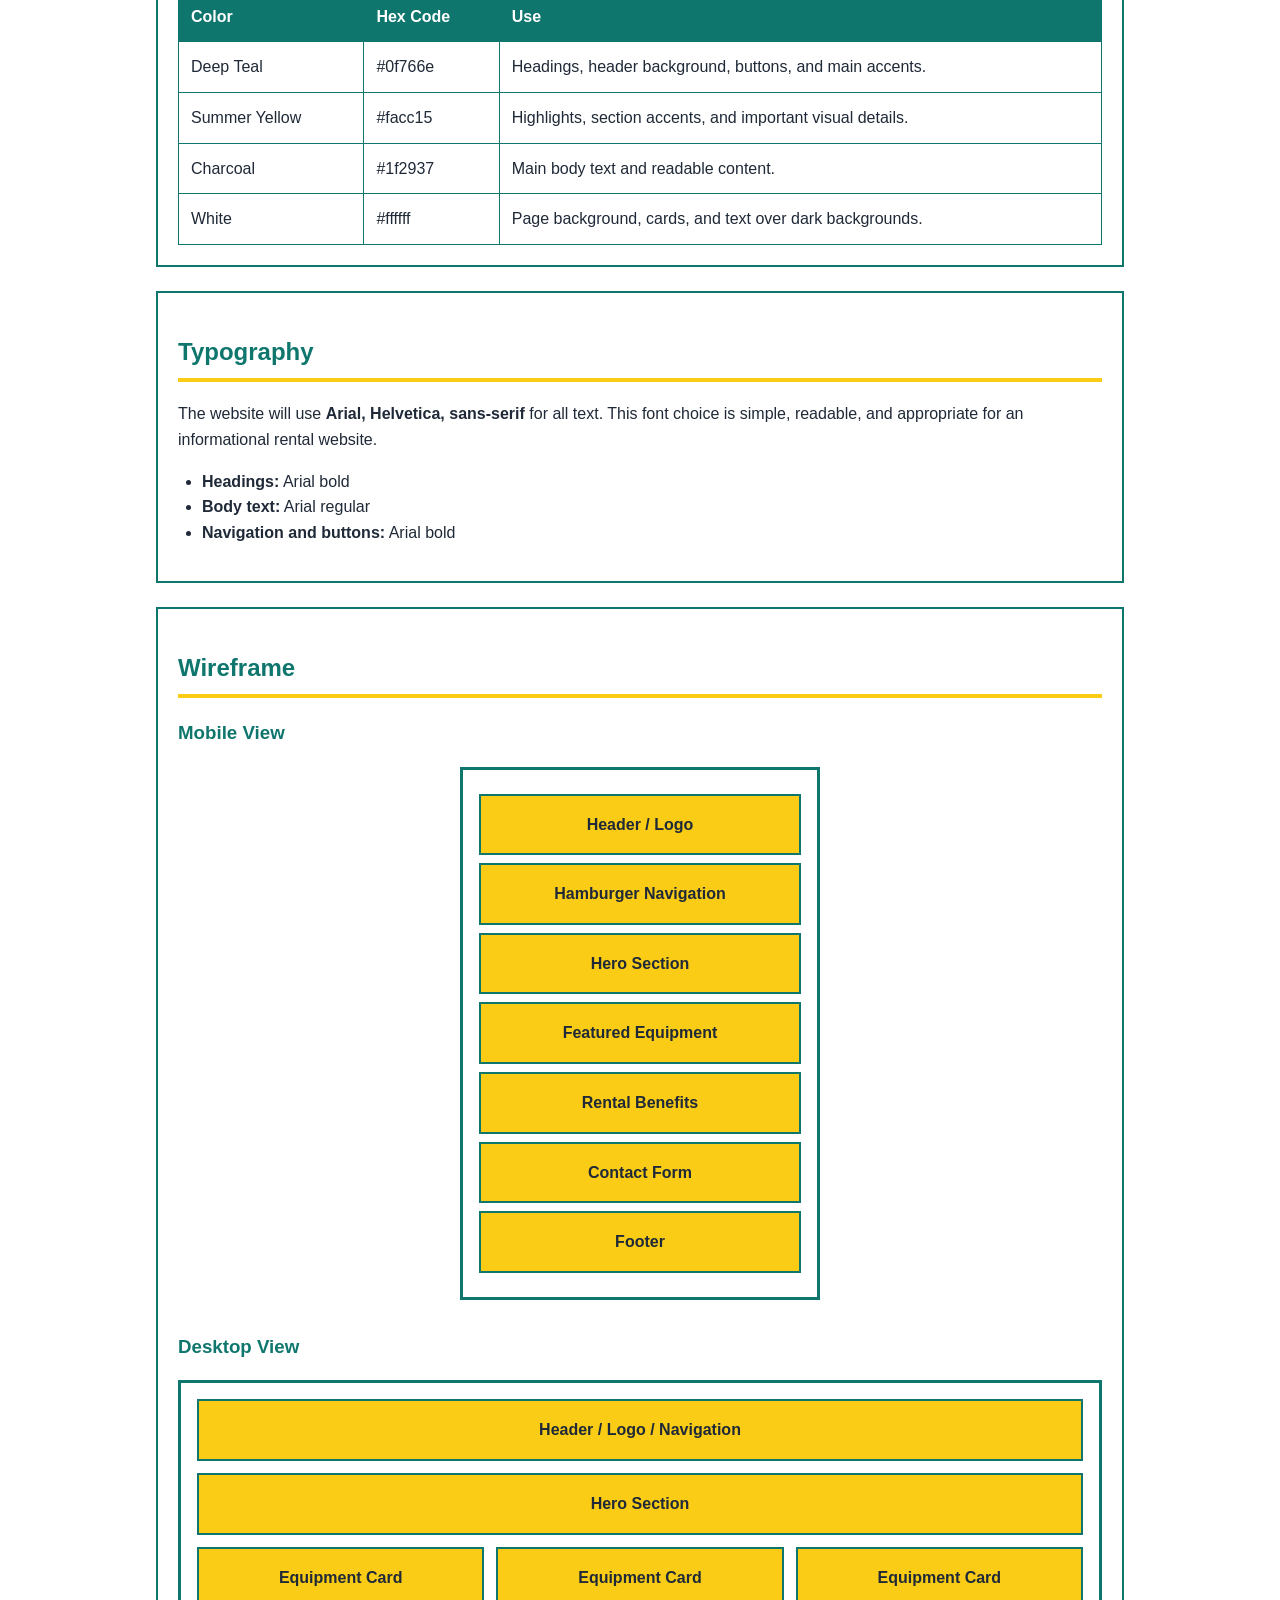
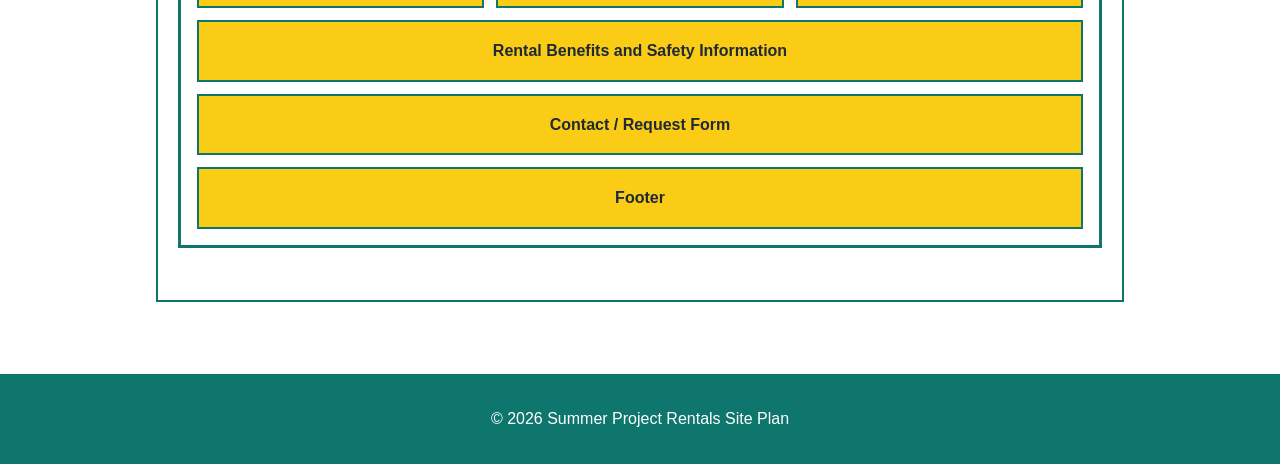
<file: finalproject/siteplan.html>
<!DOCTYPE html>
<html lang="en">

<head>
    <meta charset="UTF-8">
    <meta name="viewport" content="width=device-width, initial-scale=1.0">
    <meta name="description" content="Site plan for a summer equipment rental website project.">
    <meta name="author" content="Franco Chumba">
    <title>Summer Equipment Rental Site Plan</title>
    <link rel="stylesheet" href="styles/siteplan.css">

</head>

<body>
    <header>
        <h1>Summer Equipment Rental Site Plan</h1>
        <p>Planning document for the individual website project.</p>
    </header>

    <main>
        <section>
            <h2>Site Name</h2>
            <p><strong>Summer Project Rentals</strong></p>
            <p>
                This name was selected because the website focuses on tools and equipment
                people can rent for summer home, garden, and outdoor projects. The name is
                simple, clear, and directly connected to the purpose of the website.
            </p>
            <p><strong>Optional domain:</strong> summerprojectrentals.com</p>
        </section>

        <section>
            <h2>Site Purpose</h2>
            <p>
                The purpose of this website is to provide information about summer tools and
                equipment available for rent. The site will help visitors understand what each
                tool is used for, when it may be helpful, basic safety tips, and why renting
                can be a practical option instead of buying expensive equipment for short-term
                projects.
            </p>
            <p>
                The website will include equipment such as lawn mowers, pressure washers,
                hedge trimmers, ladders, drills, blowers, and other tools commonly used for
                home maintenance, yard care, cleaning, and outdoor repairs.
            </p>
        </section>

        <section>
            <h2>Scenarios</h2>
            <ul>
                <li>What equipment can I rent to clean my patio, driveway, or outdoor areas during summer?</li>
                <li>Which tool should I choose for trimming bushes, cutting grass, or maintaining my yard?</li>
                <li>How can renting equipment help me complete a home project without buying expensive tools?</li>
            </ul>
        </section>
        <section>
            <h2>Color Scheme</h2>
            <div class="table-container">
                <table>
                    <thead>
                        <tr>
                            <th>Color</th>
                            <th>Hex Code</th>
                            <th>Use</th>
                        </tr>
                    </thead>
                    <tbody>
                        <tr>
                            <td>Deep Teal</td>
                            <td>#0f766e</td>
                            <td>Headings, header background, buttons, and main accents.</td>
                        </tr>
                        <tr>
                            <td>Summer Yellow</td>
                            <td>#facc15</td>
                            <td>Highlights, section accents, and important visual details.</td>
                        </tr>
                        <tr>
                            <td>Charcoal</td>
                            <td>#1f2937</td>
                            <td>Main body text and readable content.</td>
                        </tr>
                        <tr>
                            <td>White</td>
                            <td>#ffffff</td>
                            <td>Page background, cards, and text over dark backgrounds.</td>
                        </tr>
                    </tbody>
                </table>
            </div>
        </section>
        <section>
            <h2>Color Scheme</h2>
            <table>
                <thead>
                    <tr>
                        <th>Color</th>
                        <th>Hex Code</th>
                        <th>Use</th>
                    </tr>
                </thead>
                <tbody>
                    <tr>
                        <td>Deep Teal</td>
                        <td>#0f766e</td>
                        <td>Headings, header background, buttons, and main accents.</td>
                    </tr>
                    <tr>
                        <td>Summer Yellow</td>
                        <td>#facc15</td>
                        <td>Highlights, section accents, and important visual details.</td>
                    </tr>
                    <tr>
                        <td>Charcoal</td>
                        <td>#1f2937</td>
                        <td>Main body text and readable content.</td>
                    </tr>
                    <tr>
                        <td>White</td>
                        <td>#ffffff</td>
                        <td>Page background, cards, and text over dark backgrounds.</td>
                    </tr>
                </tbody>
            </table>
        </section>

        <section>
            <h2>Typography</h2>
            <p>
                The website will use <strong>Arial, Helvetica, sans-serif</strong> for all text.
                This font choice is simple, readable, and appropriate for an informational
                rental website.
            </p>
            <ul>
                <li><strong>Headings:</strong> Arial bold</li>
                <li><strong>Body text:</strong> Arial regular</li>
                <li><strong>Navigation and buttons:</strong> Arial bold</li>
            </ul>
        </section>

        <section>
            <h2>Wireframe</h2>

            <h3>Mobile View</h3>
            <div class="wireframe mobile-wireframe">
                <div>Header / Logo</div>
                <div>Hamburger Navigation</div>
                <div>Hero Section</div>
                <div>Featured Equipment</div>
                <div>Rental Benefits</div>
                <div>Contact Form</div>
                <div>Footer</div>
            </div>

            <h3>Desktop View</h3>
            <div class="wireframe desktop-wireframe">
                <div class="desktop-header">Header / Logo / Navigation</div>
                <div class="desktop-hero">Hero Section</div>
                <div>Equipment Card</div>
                <div>Equipment Card</div>
                <div>Equipment Card</div>
                <div class="desktop-benefits">Rental Benefits and Safety Information</div>
                <div class="desktop-form">Contact / Request Form</div>
                <div class="desktop-footer">Footer</div>
            </div>
        </section>
    </main>

    <footer>
        <p>&copy; 2026 Summer Project Rentals Site Plan</p>
    </footer>
</body>

</html>
</file>
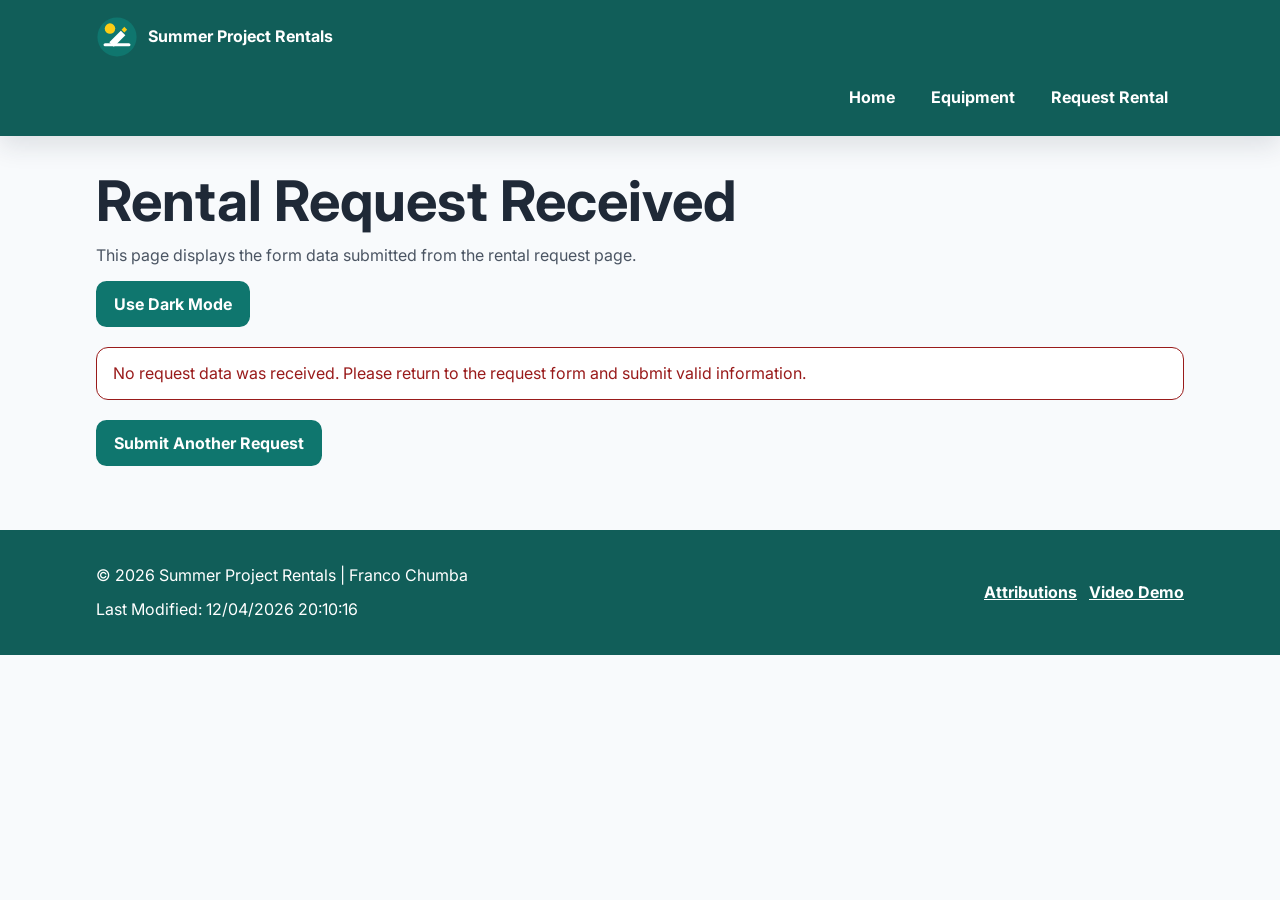
<file: finalproject/thanks.html>
<!doctype html>
<html lang="en-US">

<head>
  <meta charset="utf-8">
  <meta name="viewport" content="width=device-width, initial-scale=1">
  <title>Rental Request Received | Summer Project Rentals</title>
  <meta name="description"
    content="Confirmation page that displays submitted summer equipment rental request data using URL search parameters.">
  <meta name="author" content="Franco Chumba">
  <meta property="og:title" content="Rental Request Received">
  <meta property="og:description" content="Review the submitted rental request details for Summer Project Rentals.">
  <meta property="og:type" content="website">
  <meta property="og:image" content="https://francochumba.github.io/wdd231/finalproject/images/social-card.svg">
  <meta property="og:image:alt" content="Summer Project Rentals website preview">
  <meta property="og:url" content="https://francochumba.github.io/wdd231/finalproject/thanks.html">
  <link rel="icon" href="images/favicon.svg" type="image/svg+xml">
  <link rel="stylesheet" href="styles/normalize.css">
  <link rel="stylesheet" href="styles/small.css">
  <link rel="stylesheet" href="styles/larger.css">
  <link rel="preconnect" href="https://fonts.googleapis.com">
  <link rel="preconnect" href="https://fonts.gstatic.com" crossorigin>
  <link href="https://fonts.googleapis.com/css2?family=Inter:wght@400;500;600;700;800&display=swap" rel="stylesheet">
  <script type="module" src="scripts/thanks.js"></script>
</head>

<body>
  <a class="skip-link" href="#main-content">Skip to main content</a>
  <header>
    <div class="header-content">
      <a class="logo-link" href="index.html" aria-label="Summer Project Rentals home">
        <img src="images/logo.svg" alt="Summer Project Rentals logo" width="42" height="42">
        <span class="site-name">Summer Project Rentals</span>
      </a>
      <button id="menu-button" class="menu-button" type="button" aria-label="Open navigation menu"
        aria-controls="navigation" aria-expanded="false">☰</button>
    </div>
    <nav aria-label="Main navigation">
      <ul id="navigation" class="navigation">
        <li><a href="index.html">Home</a></li>
        <li><a href="equipment.html">Equipment</a></li>
        <li><a href="request.html">Request Rental</a></li>
      </ul>
    </nav>
  </header>

  <main id="main-content">
    <section class="page-heading">
      <h1>Rental Request Received</h1>
      <p class="section-intro">This page displays the form data submitted from the rental request page.</p>
      <button id="theme-button" class="button" type="button">Use Dark Mode</button>
    </section>

    <section id="request-output" class="results-section" aria-live="polite"></section>

    <p><a class="button" href="request.html">Submit Another Request</a></p>
  </main>

  <footer>
    <div class="footer-content">
      <div>
        <p>&copy; <span id="current-year"></span> Summer Project Rentals | Franco Chumba</p>
        <p>Last Modified: <span id="last-modified"></span></p>
      </div>
      <div class="footer-links">
        <a href="attributions.html">Attributions</a>
        <a href="video-demo.html">Video Demo</a>
      </div>
    </div>
  </footer>
</body>

</html>
</file>
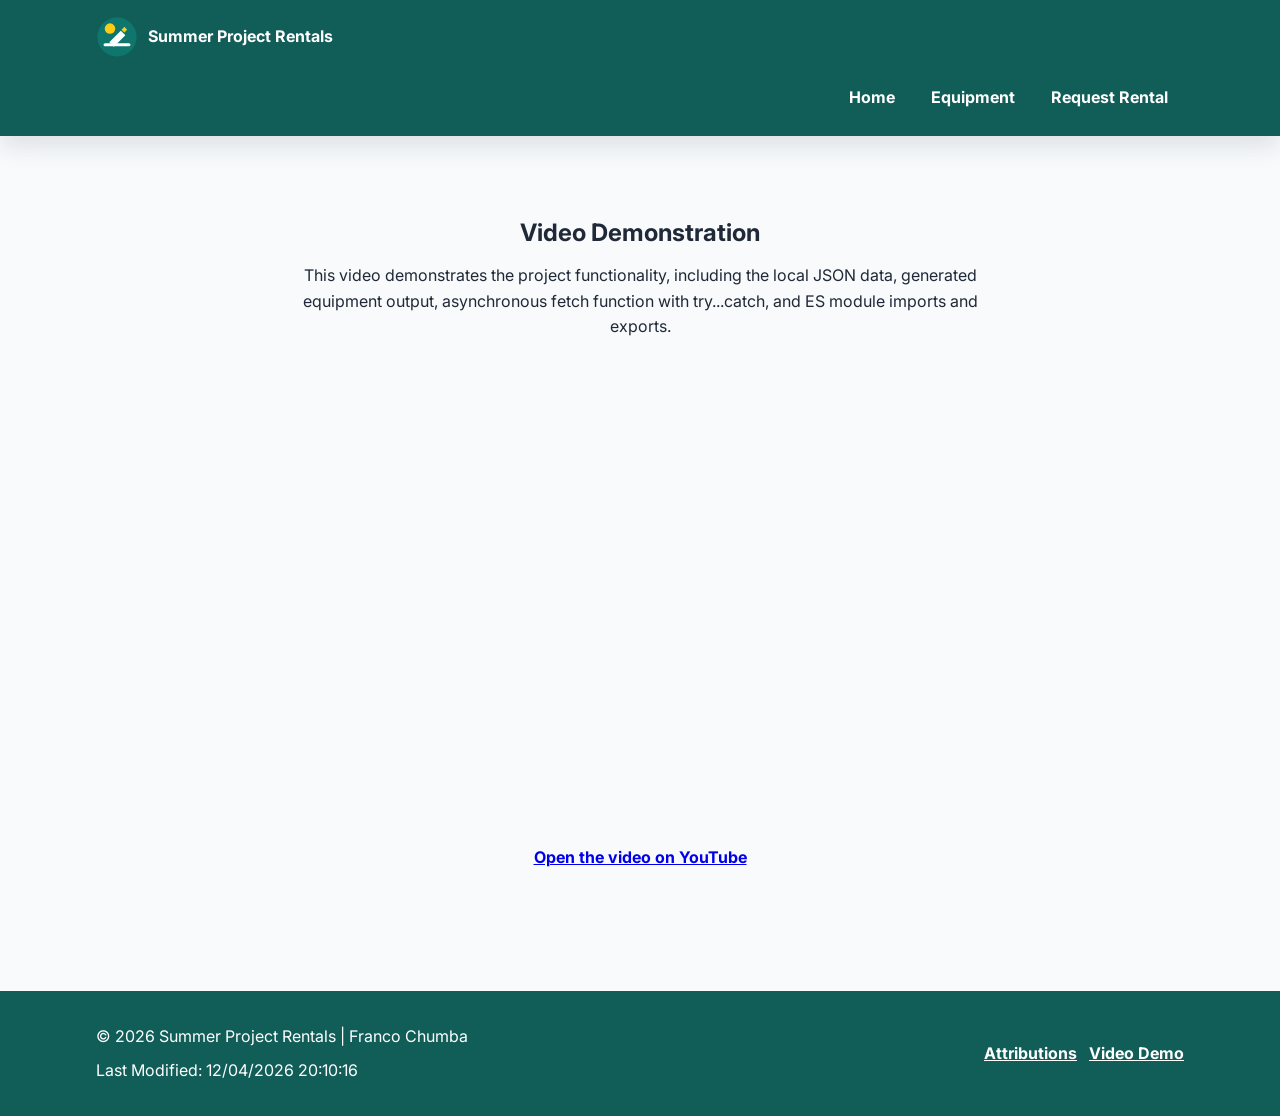
<file: finalproject/video-demo.html>
<!doctype html>
<html lang="en-US">

<head>
  <meta charset="utf-8">
  <meta name="viewport" content="width=device-width, initial-scale=1">
  <title>Video Demo | Summer Project Rentals</title>
  <meta name="description"
    content="Video demonstration link page for the Summer Project Rentals final website project.">
  <meta name="author" content="Franco Chumba">
  <meta property="og:title" content="Summer Project Rentals Video Demo">
  <meta property="og:description"
    content="Screen recording demonstration for the JavaScript functionality in the final project.">
  <meta property="og:type" content="website">
  <meta property="og:image" content="https://francochumba.github.io/wdd231/finalproject/images/social-card.svg">
  <meta property="og:image:alt" content="Summer Project Rentals website preview">
  <meta property="og:url" content="https://francochumba.github.io/wdd231/finalproject/video-demo.html">
  <link rel="icon" href="images/favicon.svg" type="image/svg+xml">
  <link rel="stylesheet" href="styles/normalize.css">
  <link rel="stylesheet" href="styles/small.css">
  <link rel="stylesheet" href="styles/larger.css">
  <link rel="preconnect" href="https://fonts.googleapis.com">
  <link rel="preconnect" href="https://fonts.gstatic.com" crossorigin>
  <link href="https://fonts.googleapis.com/css2?family=Inter:wght@400;500;600;700;800&display=swap" rel="stylesheet">
  <script type="module" src="scripts/main.js"></script>
</head>

<body>
  <a class="skip-link" href="#main-content">Skip to main content</a>
  <header>
    <div class="header-content">
      <a class="logo-link" href="index.html" aria-label="Summer Project Rentals home">
        <img src="images/logo.svg" alt="Summer Project Rentals logo" width="42" height="42">
        <span class="site-name">Summer Project Rentals</span>
      </a>
      <button id="menu-button" class="menu-button" type="button" aria-label="Open navigation menu"
        aria-controls="navigation" aria-expanded="false">☰</button>
    </div>
    <nav aria-label="Main navigation">
      <ul id="navigation" class="navigation">
        <li><a href="index.html">Home</a></li>
        <li><a href="equipment.html">Equipment</a></li>
        <li><a href="request.html">Request Rental</a></li>
      </ul>
    </nav>
  </header>

  <main>
    <section class="video-demo">
      <h1>Video Demonstration</h1>

      <p>
        This video demonstrates the project functionality, including the local JSON data,
        generated equipment output, asynchronous fetch function with try...catch, and ES module
        imports and exports.
      </p>

      <div class="video-wrapper">
        <iframe src="https://www.youtube.com/embed/Wveic_biwgg" title="Project Video Demonstration"
          allow="accelerometer; autoplay; clipboard-write; encrypted-media; gyroscope; picture-in-picture; web-share"
          allowfullscreen>
        </iframe>
      </div>

      <p class="video-link">
        <a href="https://youtu.be/Wveic_biwgg" target="_blank" rel="noopener noreferrer">
          Open the video on YouTube
        </a>
      </p>
    </section>
  </main>

  <footer>
    <div class="footer-content">
      <div>
        <p>&copy; <span id="current-year"></span> Summer Project Rentals | Franco Chumba</p>
        <p>Last Modified: <span id="last-modified"></span></p>
      </div>
      <div class="footer-links">
        <a href="attributions.html">Attributions</a>
        <a href="video-demo.html">Video Demo</a>
      </div>
    </div>
  </footer>
</body>

</html>
</file>
<file: styles/small.css>
:root {
    --blue: #021b6b;
    --sky: #dbeafe;
    --yellow: #facc15;
    --green: #166534;
    --black: #000000;
    --white: #ffffff;

    --spacing-small: 10px;
    --spacing-medium: 25px;
    --spacing-large: 40px;

    --heading-font: "Roboto", Arial, Helvetica, sans-serif;
    --body-font: "Roboto", Arial, Helvetica, sans-serif;

    --font-size-small: 15px;
    --font-size-medium: 20px;
    --font-size-big: 30px;
}

* {
    margin: 0;
    padding: 0;
    box-sizing: border-box;
}

html {
    background-color: var(--white);
}

body {
    font-family: var(--body-font);
    background-color: var(--white);
    color: var(--black);
    line-height: 1.6;
    width: 100%;
    max-width: 100%;
    margin: 0;
    overflow-x: hidden;
}

img {
    max-width: 100%;
    height: auto;
    display: block;
}

h1 {
    font-family: var(--heading-font);
    font-size: var(--font-size-big);
    text-align: left;
    margin: var(--spacing-large);
}

h2 {
    font-family: var(--heading-font);
    font-size: var(--font-size-medium);
    background-color: var(--blue);
    color: var(--white);
    padding: var(--spacing-small);
    text-align: center;
}

p {
    font-size: var(--font-size-small);
}

header {
    background-color: var(--white);
    margin: var(--spacing-small);
}

.branding-container {
    padding: var(--spacing-small);
    display: flex;
    align-items: center;
    gap: var(--spacing-small);
}

.branding-container img {
    width: 48px;
    height: 48px;
    object-fit: cover;
    border-radius: 50%;
}

.branding-container span {
    font-weight: 700;
}

.branding-container span:first-of-type {
    flex: 1;
}

#hamburger {
    display: block;
    padding: 8px 12px;
    border: 1px solid var(--blue);
    background-color: var(--blue);
    color: var(--white);
    font-size: 1.4rem;
    line-height: 1.6;
    border-radius: 6px;
    cursor: pointer;
}

#primary-nav {
    display: none;
}

#primary-nav.open {
    display: block;
}

#primary-nav ul {
    display: block;
    list-style: none;
    background-color: var(--blue);
    color: var(--white);
}

#primary-nav li {
    border-top: 1px solid var(--sky);
}

#primary-nav a {
    display: block;
    text-decoration: none;
    color: var(--white);
    padding: 12px;
    text-align: left;
}

#primary-nav a:hover,
#primary-nav a.active {
    background-color: var(--yellow);
    color: var(--black);
}

main {
    padding: var(--spacing-small);
}

.about-section {
    display: grid;
    gap: var(--spacing-medium);
    margin-bottom: var(--spacing-medium);
}

.about-section article,
.aside-section,
.courses-container {
    background-color: var(--white);
    border: 1px solid var(--sky);
    overflow: hidden;
}

.about-section p,
.aside-section figure {
    padding: var(--spacing-small);
}

.aside-section figure {
    display: flex;
    justify-content: center;
    align-items: center;
}

.aside-section img {
    width: 300px;
    height: 300px;
    object-fit: cover;
}

.courses-container {
    display: grid;
    text-align: center;
    margin-bottom: var(--spacing-medium);
}

.filters {
    display: grid;
    grid-template-columns: repeat(3, 1fr);
    gap: var(--spacing-small);
    padding: var(--spacing-small);
}

main div button {
    padding: 10px 18px;
    border: 1px solid var(--blue);
    background-color: var(--white);
    color: var(--black);
    border-radius: 6px;
    font-weight: 700;
    cursor: pointer;
}

main div button:hover,
main div button.active-filter {
    background-color: var(--blue);
    color: var(--white);
}

.courses {
    display: grid;
    gap: var(--spacing-small);
    padding: var(--spacing-small);
}

.course-card {
    padding: var(--spacing-small);
    border: 1px solid var(--sky);
    background-color: var(--sky);
    color: var(--black);
}

.course-card.completed {
    background-color: var(--green);
    color: var(--white);
}

.course-card h3 {
    margin-bottom: 5px;
}

#totalCredits {
    font-weight: 700;
    color: var(--blue);
    padding-bottom: var(--spacing-small);
}

footer {
    background-color: var(--blue);
    color: var(--white);
    text-align: center;
    padding: var(--spacing-medium) var(--spacing-small);
    margin: var(--spacing-small);
}

footer p {
    margin-bottom: var(--spacing-small);
}

footer nav ul {
    display: flex;
    justify-content: center;
    gap: var(--spacing-medium);
    list-style: none;
    margin-bottom: var(--spacing-small);
}

footer a {
    display: inline-block;
}

footer img {
    width: 42px;
    height: 42px;
    background-color: var(--white);
    border-radius: 50%;
    padding: 5px;
}

.info-container {
    font-size: var(--font-size-small);
}
</file>
<file: styles/larger.css>
@media screen and (min-width: 768px) {
    #hamburger {
        display: none;
    }

    .branding-container img {
        width: 42px;
        height: 42px;
        border-radius: 50%;
    }

    #primary-nav {
        display: block;
    }

    #primary-nav ul {
        display: flex;
        justify-content: flex-start;
        list-style: none;
        background-color: var(--blue);
        color: var(--white);
    }

    #primary-nav li {
        border-top: 0;
        border-right: 1px solid var(--sky);
    }

    #primary-nav li:last-child {
        border-right: 0;
    }

    #primary-nav a {
        display: block;
        padding: 8px 18px;
        text-align: center;
        color: var(--white);
        text-decoration: none;
    }

    #primary-nav a:hover,
    #primary-nav a.active {
        background-color: var(--yellow);
        color: var(--black);
    }

    h1 {
        font-size: 2rem;
        margin: var(--spacing-small) 0;
    }

    main {
        padding: var(--spacing-small);
    }

    .about-section {
        grid-template-columns: 2fr 1fr;
        gap: var(--spacing-medium);
        align-items: stretch;
    }

    .about-section article,
    .aside-section {
        min-height: 230px;
    }

    .about-section p {
        min-height: 180px;
    }

    .aside-section figure {
        min-height: 180px;
    }

    .aside-section img {
        width: 220px;
        height: 220px;
    }

    .courses-container {
        margin-top: var(--spacing-small);
    }

    .filters {
        grid-template-columns: repeat(3, 1fr);
    }

    .courses {
        grid-template-columns: repeat(3, 1fr);
    }

    footer {
        margin-top: var(--spacing-small);
    }
}
</file>
<file: chamber/styles/small.css>
:root {
    --blue: rgb(2 27 107);
    --sky: rgb(219 234 254);
    --yellow: rgb(250 204 21);
    --green: rgb(22 101 52);
    --black: rgb(0 0 0);
    --white: rgb(255 255 255);
    --overlay: rgb(0 0 0 / 65%);
    --shadow: rgb(0 0 0 / 25%);

    --spacing-small: 10px;
    --spacing-medium: 25px;
    --spacing-large: 40px;

    --heading-font: "Roboto", Arial, Helvetica, sans-serif;
    --body-font: "Roboto", Arial, Helvetica, sans-serif;

    --font-size-small: 15px;
    --font-size-medium: 20px;
    --font-size-big: 30px;
}

html {
    background-color: var(--white);
}

body {
    font-family: var(--body-font);
    background-color: var(--white);
    color: var(--black);
    line-height: 1.6;
    width: 100%;
    max-width: 100%;
    margin: 0;
    overflow-x: hidden;
}

img {
    max-width: 100%;
    height: auto;
    display: block;
}

h1 {
    font-family: var(--heading-font);
    font-size: var(--font-size-big);
    text-align: left;
    margin: var(--spacing-large);
    color: var(--black);
}

h2 {
    font-family: var(--heading-font);
    font-size: var(--font-size-medium);
    background-color: var(--blue);
    color: var(--white);
    padding: var(--spacing-small);
    text-align: center;
}

h3 {
    font-family: var(--heading-font);
}

p {
    font-family: var(--body-font);
    font-size: var(--font-size-small);
}

header {
    background-color: var(--white);
    margin: var(--spacing-small);
}

.branding-container {
    padding: var(--spacing-small);
    display: flex;
    align-items: center;
    gap: var(--spacing-small);
}

.branding-container img {
    width: 48px;
    height: 48px;
    object-fit: cover;
    border-radius: 50%;
}

.branding-container span {
    font-weight: 700;
}

.branding-container span:first-of-type {
    flex: 1;
    font-weight: 700;
    line-height: 1.6;
}

#hamburger {
    display: block;
    padding: 8px 12px;
    border: 1px solid var(--blue);
    background-color: var(--blue);
    color: var(--white);
    font-size: 1.4rem;
    line-height: 1.6;
    border-radius: 6px;
    cursor: pointer;
}

#primary-nav {
    display: none;
}

#primary-nav.open {
    display: block;
}

#primary-nav ul {
    display: block;
    list-style: none;
    background-color: var(--blue);
    color: var(--white);
}

#primary-nav li {
    border-top: 1px solid var(--sky);
}

#primary-nav a {
    display: block;
    text-decoration: none;
    color: var(--white);
    padding: 12px;
    text-align: left;
}

#primary-nav a:hover,
#primary-nav a.active {
    background-color: var(--yellow);
    color: var(--black);
}

main {
    padding: var(--spacing-small);
}

.view-options {
    display: grid;
    text-align: center;
    margin-bottom: var(--spacing-medium);
    background-color: var(--white);
    border: 1px solid var(--sky);
    overflow: hidden;
}

.view-options div {
    display: grid;
    grid-template-columns: repeat(2, 1fr);
    gap: var(--spacing-small);
    padding: var(--spacing-small);
}

.view-options button {
    padding: 10px 18px;
    border: 1px solid var(--blue);
    background-color: var(--white);
    color: var(--black);
    border-radius: 6px;
    font-weight: 700;
    cursor: pointer;
}

.view-options button:hover,
.view-options button.active {
    background-color: var(--blue);
    color: var(--white);
}

#members {
    display: grid;
    gap: var(--spacing-small);
    padding-bottom: var(--spacing-medium);
}

#members.grid {
    grid-template-columns: 1fr;
}

#members.list {
    display: grid;
    grid-template-columns: 1fr;
    gap: 0;
}

.member-card {
    background-color: var(--white);
    border: 1px solid var(--sky);
    padding: var(--spacing-small);
    text-align: center;
}

.member-image {
    width: 100%;
    max-width: 220px;
    height: 120px;
    object-fit: contain;
    margin: 0 auto var(--spacing-small);
}

.member-name {
    color: var(--blue);
    font-size: 1.1rem;
    margin-bottom: 5px;
}

.member-address,
.member-phone,
.member-description {
    margin-bottom: 5px;
}

.member-website {
    display: inline-block;
    color: var(--blue);
    font-weight: 700;
    text-decoration: underline;
    margin-bottom: 5px;
}

.member-level {
    display: inline-block;
    margin-top: var(--spacing-small);
    padding: 5px 10px;
    border-radius: 6px;
    font-weight: 700;
}

.member-level.gold {
    background-color: var(--yellow);
    color: var(--black);
}

.member-level.silver {
    background-color: var(--sky);
    color: var(--black);
    border: 1px solid var(--blue);
}

.member-level.member {
    background-color: var(--green);
    color: var(--white);
}

#members.list .member-card {
    display: grid;
    grid-template-columns: 1fr;
    gap: 4px;
    text-align: left;
    border: none;
    border-bottom: 1px solid var(--white);
    box-shadow: none;
}

#members.list .member-card:nth-child(odd) {
    background-color: var(--sky);
}

#members.list .member-card:nth-child(even) {
    background-color: var(--white);
}

#members.list .member-image,
#members.list .member-description,
#members.list .member-level {
    display: none;
}

#members.list .member-name,
#members.list .member-address,
#members.list .member-phone,
#members.list .member-website {
    margin: 0;
}

.hero {
    position: relative;
    margin-bottom: 1.5rem;
    overflow: hidden;
    border-radius: 8px;
}

.hero-image {
    width: 100%;
    height: auto;
    display: block;
}

.hero-content {
    position: absolute;
    left: 1rem;
    right: 1rem;
    bottom: 1rem;
    padding: 1rem;
    background-color: var(--overlay);
    color: var(--white);
    border-radius: 8px;
}

.hero-content h1 {
    margin: 0 0 0.5rem;
    font-size: 1.5rem;
    color: var(--white);
}

.hero-content p {
    margin: 0 0 1rem;
    color: var(--white);
}

.cta-button {
    display: inline-block;
    padding: 0.75rem 1rem;
    background-color: var(--yellow);
    color: var(--black);
    text-decoration: none;
    font-weight: 700;
    border-radius: 6px;
}

.home-content,
.spotlights {
    padding: 1rem;
}

.events,
.weather,
.spotlights {
    margin-bottom: 1rem;
    padding: 1rem;
    background-color: var(--white);
    border: 1px solid var(--sky);
    border-radius: 8px;
}

.event-list {
    display: grid;
    gap: var(--spacing-small);
}

.event-card {
    display: grid;
    grid-template-columns: 72px 1fr;
    gap: var(--spacing-small);
    align-items: stretch;
    padding: var(--spacing-small);
    border: 1px solid var(--sky);
    border-radius: 8px;
    background-color: var(--white);
    box-shadow: 0 2px 5px var(--shadow);
}

.event-date {
    display: grid;
    place-items: center;
    align-content: center;
    background-color: var(--blue);
    color: var(--white);
    border-radius: 6px;
    text-align: center;
    min-height: 90px;
}

.event-date span {
    font-size: 0.85rem;
    font-weight: 700;
    text-transform: uppercase;
}

.event-date strong {
    font-size: 1.7rem;
    line-height: 1;
}

.event-content {
    display: grid;
    gap: 5px;
}

.event-content h3 {
    color: var(--blue);
    font-size: 1rem;
    line-height: 1.3;
}

.event-content p {
    margin: 0;
    font-size: 0.95rem;
}

.event-meta {
    display: flex;
    flex-wrap: wrap;
    gap: 6px;
    margin-top: 4px;
}

.event-meta span {
    display: inline-block;
    padding: 4px 8px;
    background-color: var(--yellow);
    color: var(--black);
    border-radius: 6px;
    font-size: 0.8rem;
    font-weight: 700;
}

.weather {
    overflow: hidden;
}

.weather h3 {
    margin: var(--spacing-small) 0;
    color: var(--blue);
    text-align: center;
}

.weather-main {
    display: flex;
    align-items: center;
    justify-content: center;
    gap: var(--spacing-small);
    padding: var(--spacing-small);
    background-color: var(--sky);
    border-radius: 8px;
    color: var(--blue);
}

.weather-icon {
    width: 60px;
    height: 60px;
}

.weather-temp {
    font-size: 1.8rem;
    font-weight: 700;
}

.weather-details {
    display: grid;
    grid-template-columns: repeat(2, 1fr);
    gap: 6px;
    margin: var(--spacing-small) 0;
    padding: var(--spacing-small);
    background-color: var(--white);
    border: 1px solid var(--sky);
    border-radius: 8px;
    font-size: 0.85rem;
}

.weather-details span {
    display: block;
}

#forecast {
    display: grid;
    gap: 8px;
    padding-left: 0;
    list-style: none;
}

.forecast-item {
    display: grid;
    grid-template-columns: 1fr auto 1fr;
    align-items: center;
    gap: 6px;
    padding: 6px 8px;
    background-color: var(--sky);
    border-radius: 8px;
    font-weight: 700;
    font-size: 0.9rem;
}

.forecast-day {
    color: var(--blue);
}

.forecast-icon {
    width: 38px;
    height: 38px;
}

.forecast-temp {
    text-align: right;
    color: var(--blue);
}

.spotlight-cards {
    display: block;
}

.spotlight-carousel {
    display: grid;
    grid-template-columns: auto minmax(0, 1fr) auto;
    align-items: center;
    gap: var(--spacing-small);
}

.spotlight-window {
    width: 100%;
    overflow: hidden;
}

.spotlight-track {
    display: flex;
    flex-wrap: nowrap;
    gap: var(--spacing-small);
    transition: transform 0.6s ease;
    will-change: transform;
}

.spotlight-card {
    flex: 0 0 100%;
    min-height: 240px;
    padding: 1.25rem;
    background-color: var(--white);
    border: 1px solid var(--sky);
    border-radius: 8px;
    text-align: center;
    box-shadow: 0 3px 8px var(--shadow);
}

.spotlight-image-container {
    position: relative;
    display: grid;
    justify-content: center;
    margin-bottom: var(--spacing-small);
}

.spotlight-logo {
    width: 240px;
    height: 140px;
    object-fit: contain;
    margin: 0 auto;
}

.spotlight-image-container .member-level {
    position: absolute;
    top: 0;
    right: 0;
    margin: 0;
}

.spotlight-card h3 {
    margin: 0.5rem 0;
}

.carousel-button {
    width: 38px;
    height: 38px;
    border: 1px solid var(--blue);
    border-radius: 50%;
    background-color: var(--blue);
    color: var(--white);
    font-size: 1.5rem;
    font-weight: 700;
}

.carousel-button:hover {
    background-color: var(--yellow);
    color: var(--black);
}

.join-layout {
    display: grid;
    gap: var(--spacing-medium);
}

.form-card,
.membership-card,
.thankyou-card {
    background-color: var(--white);
    border: 1px solid var(--sky);
    border-radius: 8px;
    padding: var(--spacing-small);
}

.form-card h2,
.membership-info h2,
.thankyou-card h2 {
    margin-bottom: var(--spacing-small);
}

.join-form {
    display: grid;
    gap: var(--spacing-small);
}

.join-form label {
    display: grid;
    gap: 4px;
    font-weight: 700;
}

.join-form input,
.join-form select,
.join-form textarea {
    width: 100%;
    padding: 10px;
    border: 1px solid var(--sky);
    border-radius: 6px;
    background-color: var(--white);
    color: var(--black);
}

.join-form textarea {
    min-height: 120px;
    resize: vertical;
}

.join-form input:focus,
.join-form select:focus,
.join-form textarea:focus {
    outline: 2px solid var(--yellow);
    border-color: var(--blue);
}

.submit-button,
.modal-button,
.close-modal {
    display: inline-block;
    padding: 10px 18px;
    border: 1px solid var(--blue);
    background-color: var(--blue);
    color: var(--white);
    border-radius: 6px;
    font-weight: 700;
    cursor: pointer;
    text-decoration: none;
    text-align: center;
}

.submit-button:hover,
.modal-button:hover,
.close-modal:hover {
    background-color: var(--yellow);
    color: var(--black);
}

.membership-info {
    display: grid;
    gap: var(--spacing-small);
}

.membership-levels {
    display: grid;
    gap: var(--spacing-small);
}

.membership-card {
    text-align: center;
    opacity: 0;
    transform: translateY(20px);
    animation: cardFadeIn 0.8s ease forwards;
}

.membership-card h3 {
    color: var(--blue);
    margin-bottom: 5px;
}

.membership-card p {
    margin-bottom: var(--spacing-small);
}

.membership-card:nth-child(2) {
    animation-delay: 0.15s;
}

.membership-card:nth-child(3) {
    animation-delay: 0.3s;
}

.membership-card:nth-child(4) {
    animation-delay: 0.45s;
}

@keyframes cardFadeIn {
    to {
        opacity: 1;
        transform: translateY(0);
    }
}

dialog {
    width: min(90%, 500px);
    margin: auto;
    padding: var(--spacing-medium);
    border: 1px solid var(--sky);
    border-radius: 8px;
    box-shadow: 0 3px 8px var(--shadow);
}

dialog::backdrop {
    background-color: var(--overlay);
}

dialog h2 {
    margin-bottom: var(--spacing-small);
}

dialog ul {
    list-style: disc;
    padding-left: 1.25rem;
    margin-bottom: var(--spacing-small);
}

.submitted-info {
    display: grid;
    gap: var(--spacing-small);
    margin-top: var(--spacing-small);
}

footer {
    background-color: var(--blue);
    color: var(--white);
    text-align: center;
    padding: var(--spacing-medium) var(--spacing-small);
    margin: var(--spacing-small);
}

footer p {
    margin-bottom: var(--spacing-small);
}

footer nav ul {
    display: flex;
    justify-content: center;
    gap: var(--spacing-medium);
    list-style: none;
    margin-bottom: var(--spacing-small);
}

footer a {
    display: inline-block;
}

footer img {
    width: 42px;
    height: 42px;
    background-color: var(--white);
    border-radius: 50%;
    padding: 5px;
}

.info-container {
    font-size: var(--font-size-small);
}

/* Discovery */

.discover-intro {
  padding: var(--spacing-medium);
  margin-bottom: var(--spacing-small);
  background-color: var(--sky);
  border: 1px solid var(--blue);
  border-radius: 8px;
}

.discover-intro h1 {
  margin: 0 0 var(--spacing-small);
  color: var(--blue);
}

.discover-intro p {
  margin: 0;
}

.visitor-message {
  margin-bottom: var(--spacing-medium);
  padding: var(--spacing-small);
  background-color: var(--white);
  border-left: 6px solid var(--yellow);
  border-top: 1px solid var(--sky);
  border-right: 1px solid var(--sky);
  border-bottom: 1px solid var(--sky);
  border-radius: 6px;
  font-weight: 700;
}

.discover-gallery {
  display: grid;
  gap: var(--spacing-medium);
  grid-template-areas:
    "one"
    "two"
    "three"
    "four"
    "five"
    "six"
    "seven"
    "eight";
}

.discover-card {
  display: grid;
  grid-template-rows: auto auto auto 1fr auto;
  background-color: var(--white);
  border: 1px solid var(--sky);
  border-radius: 8px;
  overflow: hidden;
  box-shadow: 0 3px 8px var(--shadow);
}

.discover-card h2 {
  margin: 0;
  font-size: 1.1rem;
}

.discover-card figure {
  margin: 0;
  overflow: hidden;
}

.discover-card img {
  width: 100%;
  height: 200px;
  object-fit: cover;
}

.discover-card address {
  padding: var(--spacing-small);
  color: var(--blue);
  font-style: normal;
  font-weight: 700;
}

.discover-card p {
  padding: 0 var(--spacing-small);
  margin: 0 0 var(--spacing-small);
}

.discover-card button {
  width: calc(100% - 20px);
  margin: 0 var(--spacing-small) var(--spacing-small);
  padding: 10px 16px;
  border: 1px solid var(--blue);
  background-color: var(--blue);
  color: var(--white);
  border-radius: 6px;
  font-weight: 700;
  cursor: pointer;
}

.discover-card button:hover {
  background-color: var(--yellow);
  color: var(--black);
}

.area-one {
  grid-area: one;
}

.area-two {
  grid-area: two;
}

.area-three {
  grid-area: three;
}

.area-four {
  grid-area: four;
}

.area-five {
  grid-area: five;
}

.area-six {
  grid-area: six;
}

.area-seven {
  grid-area: seven;
}

.area-eight {
  grid-area: eight;
}
</file>
<file: chamber/styles/larger.css>
@media screen and (min-width: 768px) {
    #hamburger {
        display: none;
    }

    .branding-container img {
        width: 42px;
        height: 42px;
        border-radius: 50%;
    }

    #primary-nav {
        display: block;
    }

    #primary-nav ul {
        display: flex;
        justify-content: flex-start;
        list-style: none;
        background-color: var(--blue);
        color: var(--white);
    }

    #primary-nav li {
        border-top: 0;
        border-right: 1px solid var(--sky);
    }

    #primary-nav li:last-child {
        border-right: 0;
    }

    #primary-nav a {
        display: block;
        padding: 8px 18px;
        text-align: center;
        color: var(--white);
        text-decoration: none;
    }

    #primary-nav a:hover,
    #primary-nav a.active {
        background-color: var(--yellow);
        color: var(--black);
    }

    h1 {
        font-size: 2rem;
        margin: var(--spacing-small) 0;
    }

    main {
        padding: var(--spacing-small);
    }

    .view-options {
        margin-top: var(--spacing-small);
        margin-bottom: var(--spacing-medium);
    }

    .view-options div {
        display: flex;
        justify-content: center;
        gap: var(--spacing-small);
    }

    #members.grid {
        grid-template-columns: repeat(3, 1fr);
        gap: var(--spacing-medium);
    }

    #members.grid .member-card {
        min-height: 230px;
        padding: var(--spacing-small);
        box-shadow: 0 3px 8px var(--shadow);
        display: flex;
        flex-direction: column;
        justify-content: center;
        align-items: center;
        border: none;
    }

    #members.grid .member-image {
        max-width: 170px;
        height: 80px;
        object-fit: contain;
        margin-bottom: var(--spacing-small);
    }

    #members.grid .member-name {
        font-size: 1.1rem;
        text-align: center;
    }

    #members.grid .member-address,
    #members.grid .member-phone,
    #members.grid .member-website {
        text-align: center;
        font-size: 0.9rem;
    }

    #members.grid .member-description,
    #members.grid .member-level {
        display: none;
    }

    #members.list {
        gap: 0;
    }

    #members.list .member-card {
        display: grid;
        grid-template-columns: 1.2fr 1.2fr 1fr 1.8fr;
        align-items: center;
        column-gap: var(--spacing-medium);
        padding: 14px var(--spacing-small);
        min-height: 70px;
    }

    #members.list .member-name,
    #members.list .member-address,
    #members.list .member-phone,
    #members.list .member-website {
        font-size: 1rem;
    }

    .hero-image {
        height: 350px;
        object-fit: cover;
    }

    .hero-content {
        max-width: 520px;
        left: 2rem;
        bottom: 2rem;
    }

    .hero-content h1 {
        font-size: 2rem;
    }

    .home-content {
        display: grid;
        grid-template-columns: 2.2fr 1fr;
        gap: 1rem;
        align-items: start;
    }

    .event-list {
        grid-template-columns: 1fr;
    }

    .event-card {
        grid-template-columns: 80px 1fr;
        min-height: 115px;
    }

    .event-content h3 {
        font-size: 1.1rem;
    }

    .weather-details {
        grid-template-columns: repeat(2, 1fr);
    }

    #forecast {
        grid-template-columns: 1fr;
    }

    .forecast-item {
        grid-template-columns: 1fr auto 1fr;
    }

    .spotlight-carousel {
        max-width: 1250px;
        margin: 0 auto;
    }

    .spotlight-track {
        gap: var(--spacing-medium);
    }

    .spotlight-card {
        flex: 0 0 calc((100% - 50px) / 3);
        min-height: 260px;
    }

    .spotlight-logo {
        width: 260px;
        height: 150px;
    }

    .join-layout {
        grid-template-columns: 1fr 320px;
        align-items: start;
    }

    .form-card,
    .membership-card,
    .thankyou-card {
        padding: var(--spacing-medium);
    }

    footer {
        margin-top: var(--spacing-small);
    }
}

/* Discovery */

@media screen and (min-width: 641px) and (max-width: 1024px) {
  .discover-gallery {
    grid-template-columns: repeat(2, 1fr);
    grid-template-areas:
      "one two"
      "three three"
      "four five"
      "six seven"
      "eight eight";
  }

  .discover-card img {
    height: 210px;
    transition: transform 0.3s ease, filter 0.3s ease;
  }

  .discover-card img:hover {
    transform: scale(1.05);
    filter: contrast(1.1);
  }
}

@media screen and (min-width: 1025px) {
  main {
    max-width: 1200px;
    margin: 0 auto;
  }

  .discover-gallery {
    grid-template-columns: repeat(4, 1fr);
    grid-template-areas:
      "one one two three"
      "four five five three"
      "six seven eight eight";
  }

  .discover-card img {
    height: 220px;
    transition: transform 0.3s ease, filter 0.3s ease;
  }

  .discover-card img:hover {
    transform: scale(1.05);
    filter: contrast(1.1);
  }
}
</file>
<file: finalproject/styles/small.css>
:root {
  --teal: #0f766e;
  --teal-dark: #115e59;
  --yellow: #facc15;
  --charcoal: #1f2937;
  --muted: #4b5563;
  --light: #f8fafc;
  --white: #ffffff;
  --border: #d1d5db;
  --danger: #991b1b;
  --shadow: 0 10px 24px rgb(31 41 55 / 12%);
  --radius: 1rem;
  --max-width: 1120px;
}

body {
  min-width: 320px;
  font-family: "Inter", Arial, sans-serif;
  color: var(--charcoal);
  background-color: var(--light);
}

body.dark-mode {
  --light: #111827;
  --white: #1f2937;
  --charcoal: #f9fafb;
  --muted: #d1d5db;
  --border: #374151;
  --shadow: 0 10px 24px rgb(0 0 0 / 35%);
}

.skip-link {
  position: absolute;
  left: -999px;
  top: 0;
  z-index: 10;
  padding: 0.75rem 1rem;
  color: var(--charcoal);
  background-color: var(--yellow);
}

.skip-link:focus {
  left: 0;
}

header {
  background-color: var(--teal-dark);
  color: var(--white);
  box-shadow: var(--shadow);
}

.header-content {
  max-width: var(--max-width);
  margin: 0 auto;
  padding: 1rem;
  display: flex;
  align-items: center;
  justify-content: space-between;
  gap: 1rem;
}

.logo-link {
  display: flex;
  align-items: center;
  gap: 0.65rem;
  color: var(--white);
  text-decoration: none;
  font-weight: 700;
}

.logo-link img {
  width: 42px;
  height: 42px;
}

.site-name {
  line-height: 1.1;
}

.menu-button {
  width: 44px;
  height: 44px;
  border: 2px solid var(--white);
  border-radius: 0.5rem;
  color: var(--white);
  background: transparent;
  font-size: 1.6rem;
}

nav {
  max-width: var(--max-width);
  margin: 0 auto;
}

.navigation {
  list-style: none;
  margin: 0;
  padding: 0 1rem 1rem;
  display: none;
}

.navigation.open {
  display: block;
}

.navigation a {
  display: block;
  padding: 0.85rem 1rem;
  color: var(--white);
  text-decoration: none;
  font-weight: 700;
  border-radius: 0.5rem;
}

.navigation a:hover,
.navigation a:focus,
.navigation a.active {
  color: var(--charcoal);
  background-color: var(--yellow);
}

main {
  max-width: var(--max-width);
  margin: 0 auto;
  padding: 1rem;
}

.hero {
  margin-top: 1rem;
  padding: 2rem 1rem;
  border-radius: var(--radius);
  color: var(--white);
  background: linear-gradient(135deg, rgb(15 118 110 / 96%), rgb(17 94 89 / 96%));
  box-shadow: var(--shadow);
}

.hero h1,
.page-heading h1 {
  margin: 0 0 1rem;
  font-size: clamp(2rem, 9vw, 3.5rem);
  line-height: 1.05;
}

.hero p {
  max-width: 680px;
  margin: 0 0 1.3rem;
  font-size: 1.08rem;
}

.hero-actions,
.card-actions,
.form-actions,
.filter-actions {
  display: flex;
  flex-wrap: wrap;
  gap: 0.75rem;
}

.button,
button.button {
  display: inline-flex;
  align-items: center;
  justify-content: center;
  min-height: 44px;
  padding: 0.75rem 1rem;
  border: 2px solid var(--teal);
  border-radius: 0.65rem;
  color: var(--white);
  background-color: var(--teal);
  text-decoration: none;
  font-weight: 700;
}

.button:hover,
.button:focus {
  color: var(--charcoal);
  background-color: var(--yellow);
  border-color: var(--yellow);
}

.button.secondary {
  color: var(--teal-dark);
  background-color: var(--white);
  border-color: var(--white);
}

.button.secondary:hover,
.button.secondary:focus {
  color: var(--charcoal);
  background-color: var(--yellow);
  border-color: var(--yellow);
}

section,
.page-heading,
.form-section,
.results-section {
  margin: 1.25rem 0;
}

.section-title {
  margin-bottom: 0.4rem;
  color: var(--teal-dark);
  font-size: 1.55rem;
}

.section-intro {
  max-width: 720px;
  color: var(--muted);
}

.grid,
.benefit-grid,
.steps-grid,
.summary-grid,
.equipment-grid {
  display: grid;
  gap: 1rem;
}

.card,
.benefit-card,
.step-card,
.equipment-card,
.form-card,
.result-card,
.stat-card,
.preference-panel {
  padding: 1rem;
  border: 1px solid var(--border);
  border-radius: var(--radius);
  background-color: var(--white);
  box-shadow: var(--shadow);
}

.card h3,
.benefit-card h3,
.step-card h3,
.equipment-card h2,
.result-card h2,
.stat-card h3 {
  margin-top: 0;
  color: var(--teal-dark);
}

.featured-card {
  display: grid;
  gap: 1rem;
}

.featured-card img,
.equipment-card img {
  width: 100%;
  height: auto;
  aspect-ratio: 4 / 3;
  object-fit: cover;
  border-radius: 0.8rem;
  background-color: #e5e7eb;
}

.property-list {
  display: grid;
  gap: 0.5rem;
  margin: 1rem 0;
}

.property-list div {
  display: grid;
  gap: 0.15rem;
  padding-bottom: 0.5rem;
  border-bottom: 1px solid var(--border);
}

.property-list dt {
  font-weight: 700;
  color: var(--teal-dark);
}

.property-list dd {
  margin: 0;
  color: var(--muted);
}

.notice {
  padding: 1rem;
  border-left: 6px solid var(--yellow);
  border-radius: 0.75rem;
  background-color: var(--white);
}

.filter-panel {
  display: grid;
  gap: 1rem;
  padding: 1rem;
  border-radius: var(--radius);
  background-color: var(--white);
  box-shadow: var(--shadow);
}

label {
  display: block;
  margin-bottom: 0.35rem;
  font-weight: 700;
}

input,
select,
textarea {
  width: 100%;
  min-height: 44px;
  padding: 0.7rem;
  border: 1px solid var(--border);
  border-radius: 0.5rem;
  color: var(--charcoal);
  background-color: var(--white);
}

textarea {
  min-height: 130px;
  resize: vertical;
}

.form-grid {
  display: grid;
  gap: 1rem;
}

.required {
  color: var(--danger);
}

.help-text {
  margin-top: 0.25rem;
  color: var(--muted);
  font-size: 0.9rem;
}

.error-message {
  padding: 1rem;
  border: 1px solid var(--danger);
  border-radius: 0.75rem;
  color: var(--danger);
  background-color: var(--white);
}

.tag {
  display: inline-flex;
  align-items: center;
  width: fit-content;
  padding: 0.35rem 0.65rem;
  border-radius: 999px;
  color: var(--charcoal);
  background-color: var(--yellow);
  font-size: 0.9rem;
  font-weight: 700;
}

dialog {
  width: min(92vw, 680px);
  border: 0;
  border-radius: var(--radius);
  padding: 0;
  color: var(--charcoal);
  background-color: var(--white);
  box-shadow: 0 24px 80px rgb(0 0 0 / 35%);
}

dialog::backdrop {
  background-color: rgb(0 0 0 / 55%);
}

.dialog-content {
  padding: 1rem;
}

.dialog-header {
  display: flex;
  align-items: start;
  justify-content: space-between;
  gap: 1rem;
  margin-bottom: 1rem;
}

.dialog-close {
  min-width: 44px;
  min-height: 44px;
  border: 1px solid var(--border);
  border-radius: 0.5rem;
  color: var(--charcoal);
  background-color: var(--white);
  font-size: 1.4rem;
}

footer {
  margin-top: 2rem;
  color: var(--white);
  background-color: var(--teal-dark);
}

.footer-content {
  max-width: var(--max-width);
  margin: 0 auto;
  padding: 1.25rem 1rem;
  display: grid;
  gap: 0.75rem;
}

.footer-links {
  display: flex;
  flex-wrap: wrap;
  gap: 0.75rem;
}

.footer-links a,
footer a {
  color: var(--white);
  font-weight: 700;
}

.footer-links a:hover,
.footer-links a:focus,
footer a:hover,
footer a:focus {
  color: var(--yellow);
}

.hidden {
  display: none;
}

.navigation a:hover,
.navigation a:focus,
.navigation a.active,
.button:hover,
.button:focus,
.button.secondary:hover,
.button.secondary:focus,
.tag {
  color: #1f2937;
}

body.dark-mode .section-title,
body.dark-mode .card h3,
body.dark-mode .benefit-card h3,
body.dark-mode .step-card h3,
body.dark-mode .equipment-card h2,
body.dark-mode .result-card h2,
body.dark-mode .stat-card h3,
body.dark-mode .property-list dt {
  color: #5eead4;
}

body.dark-mode .button.secondary {
  color: #f9fafb;
  background-color: #374151;
  border-color: #d1d5db;
}

body.dark-mode .button.secondary:hover,
body.dark-mode .button.secondary:focus {
  color: #1f2937;
  background-color: var(--yellow);
  border-color: var(--yellow);
}

.video-demo {
  max-width: 900px;
  margin: 2rem auto;
  padding: 1rem;
  text-align: center;
}

.video-demo h1 {
  margin-bottom: 1rem;
}

.video-demo p {
  max-width: 700px;
  margin: 0 auto 1.5rem;
  line-height: 1.6;
}

.video-wrapper {
  position: relative;
  width: 100%;
  max-width: 850px;
  margin: 0 auto;
  aspect-ratio: 16 / 9;
}

.video-wrapper iframe {
  width: 100%;
  height: 100%;
  border: none;
  border-radius: 12px;
}

.video-link {
  margin-top: 1rem;
}

.video-link a {
  font-weight: 700;
}
</file>
<file: finalproject/styles/larger.css>
@media screen and (min-width: 700px) {
  .menu-button {
    display: none;
  }

  .navigation,
  .navigation.open {
    display: flex;
    justify-content: flex-end;
    gap: 0.25rem;
    padding: 0 1rem 1rem;
  }

  .hero {
    padding: 4rem 2rem;
  }

  .grid,
  .benefit-grid,
  .steps-grid,
  .summary-grid {
    grid-template-columns: repeat(2, minmax(0, 1fr));
  }

  .equipment-grid {
    grid-template-columns: repeat(2, minmax(0, 1fr));
  }

  .featured-card {
    grid-template-columns: 1fr 1.2fr;
    align-items: center;
  }

  .form-grid {
    grid-template-columns: repeat(2, minmax(0, 1fr));
  }

  .form-grid .full-width {
    grid-column: 1 / -1;
  }

  .filter-panel {
    grid-template-columns: 1fr auto;
    align-items: end;
  }

  .footer-content {
    grid-template-columns: 1fr auto;
    align-items: center;
  }
}

@media screen and (min-width: 980px) {
  .equipment-grid {
    grid-template-columns: repeat(3, minmax(0, 1fr));
  }

  .benefit-grid,
  .steps-grid,
  .summary-grid {
    grid-template-columns: repeat(3, minmax(0, 1fr));
  }
}
</file>
<file: finalproject/styles/siteplan.css>
:root {
  --primary-color: #0f766e;
  --accent-color: #facc15;
  --text-color: #1f2937;
  --white-color: #ffffff;
  --font-main: Arial, Helvetica, sans-serif;
}

* {
  box-sizing: border-box;
}

body {
  margin: 0;
  font-family: var(--font-main);
  color: var(--text-color);
  background-color: var(--white-color);
  line-height: 1.6;
}

header {
  background-color: var(--primary-color);
  color: var(--white-color);
  padding: 2rem 1rem;
  text-align: center;
  border-bottom: 8px solid var(--accent-color);
}

header h1 {
  margin: 0;
  font-size: 2rem;
}

header p {
  margin: 0.5rem 0 0;
}

main {
  width: min(100%, 1000px);
  margin: 0 auto;
  padding: 1rem;
}

section {
  margin: 1.5rem 0;
  padding: 1.25rem;
  border: 2px solid var(--primary-color);
  background-color: var(--white-color);
}

h2,
h3 {
  color: var(--primary-color);
}

h2 {
  border-bottom: 4px solid var(--accent-color);
  padding-bottom: 0.4rem;
}

table {
  width: 100%;
  border-collapse: collapse;
  margin-top: 1rem;
}

th {
  background-color: var(--primary-color);
  color: var(--white-color);
}

th,
td {
  border: 1px solid var(--primary-color);
  padding: 0.75rem;
  text-align: left;
}

ul {
  padding-left: 1.5rem;
}

.wireframe {
  border: 3px solid var(--primary-color);
  padding: 1rem;
  margin-bottom: 2rem;
  background-color: var(--white-color);
}

.wireframe div {
  border: 2px solid var(--primary-color);
  background-color: var(--accent-color);
  color: var(--text-color);
  padding: 1rem;
  margin: 0.5rem 0;
  text-align: center;
  font-weight: bold;
}

.mobile-wireframe {
  max-width: 360px;
  margin-left: auto;
  margin-right: auto;
}

.desktop-wireframe {
  display: grid;
  grid-template-columns: 1fr;
  gap: 0.75rem;
}

.desktop-wireframe div {
  margin: 0;
}

footer {
  background-color: var(--primary-color);
  color: var(--white-color);
  text-align: center;
  padding: 1rem;
  margin-top: 2rem;
}

@media screen and (min-width: 700px) {
  .desktop-wireframe {
    grid-template-columns: repeat(3, 1fr);
  }

  .desktop-header,
  .desktop-hero,
  .desktop-benefits,
  .desktop-form,
  .desktop-footer {
    grid-column: 1 / 4;
  }
}
</file>
